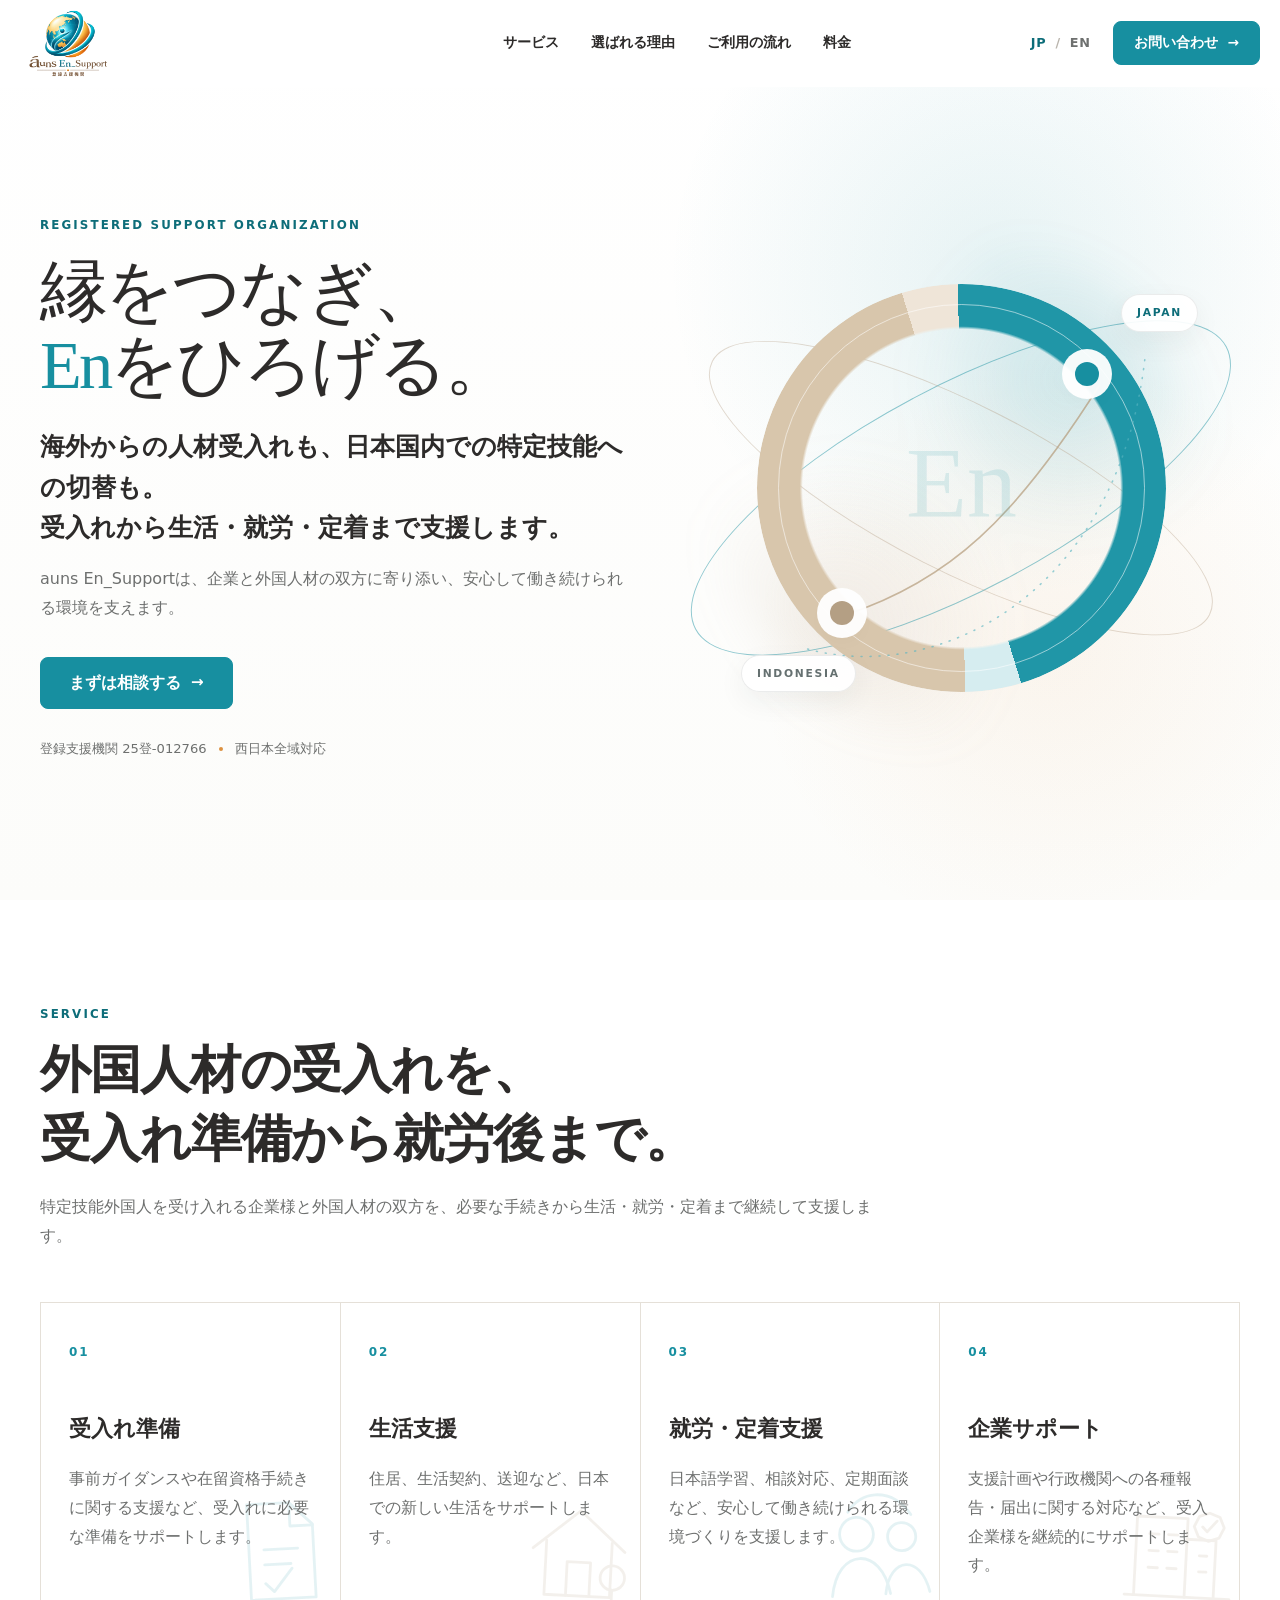
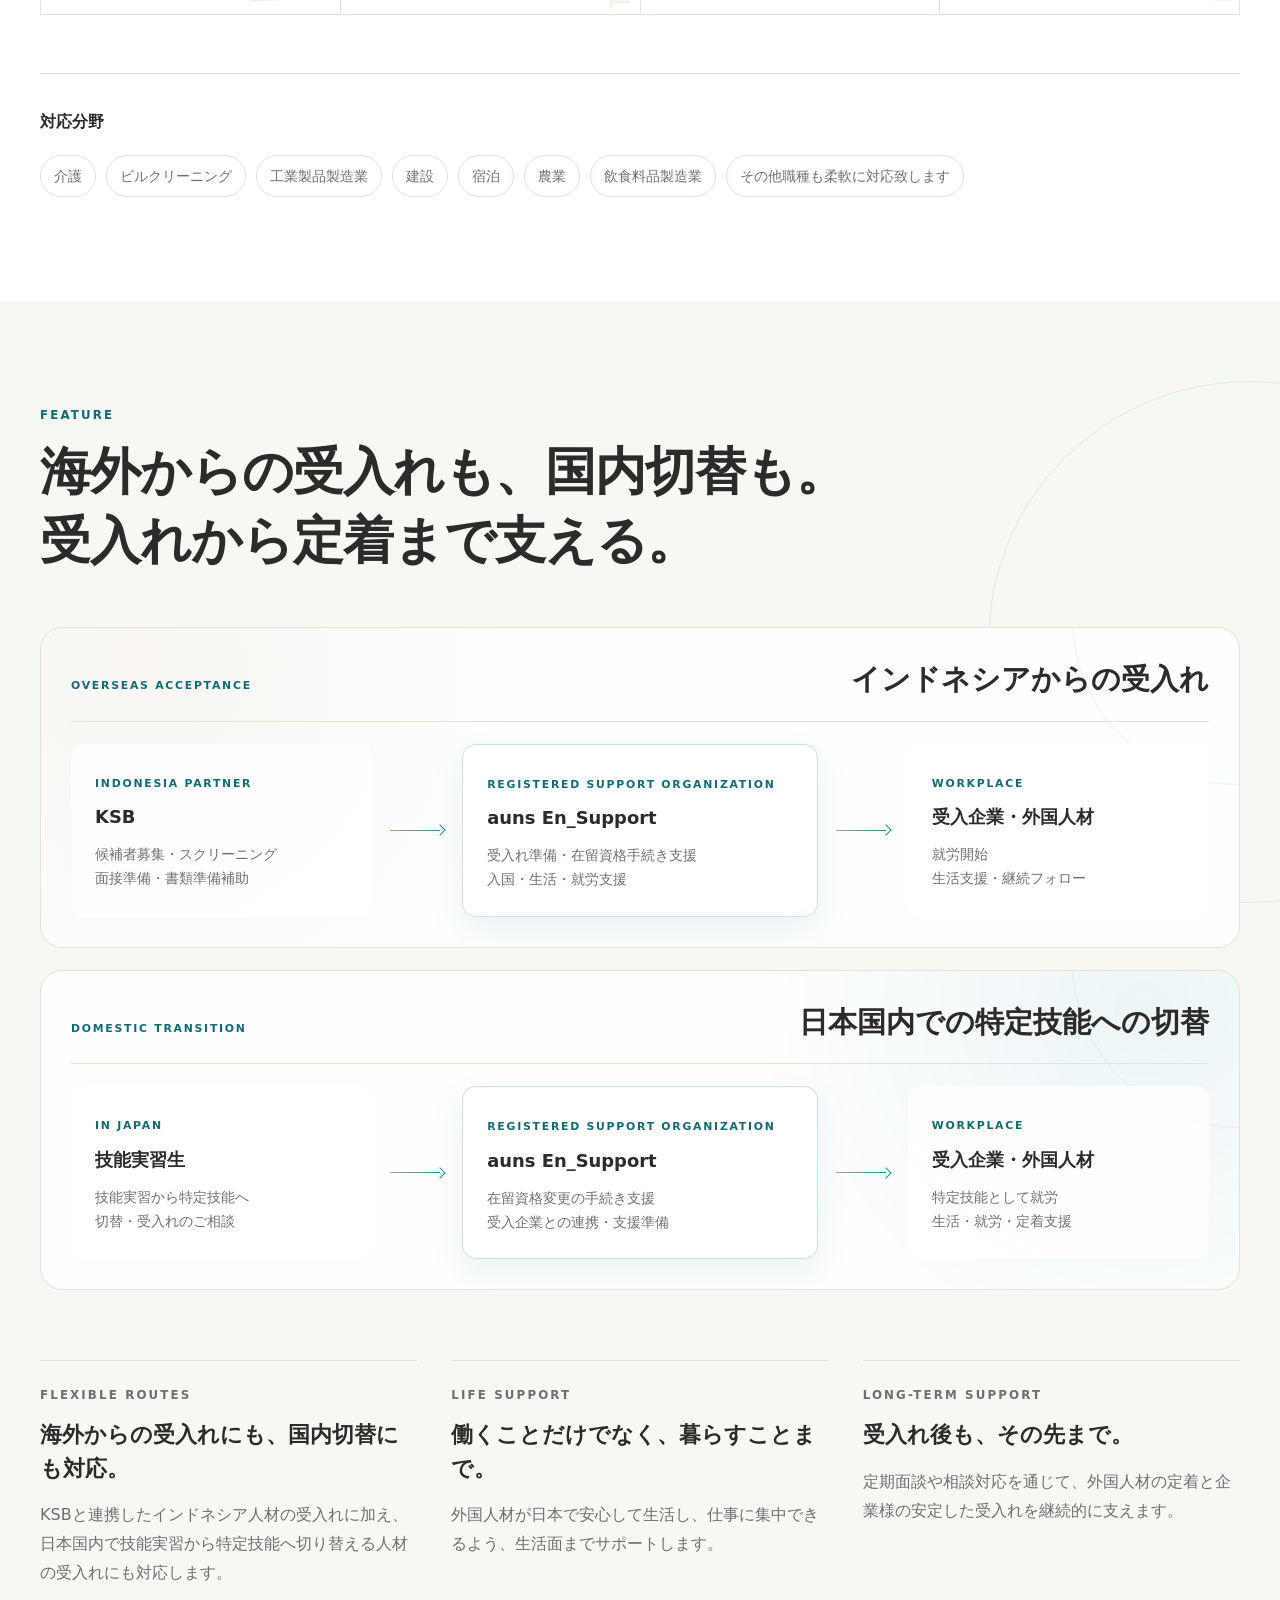
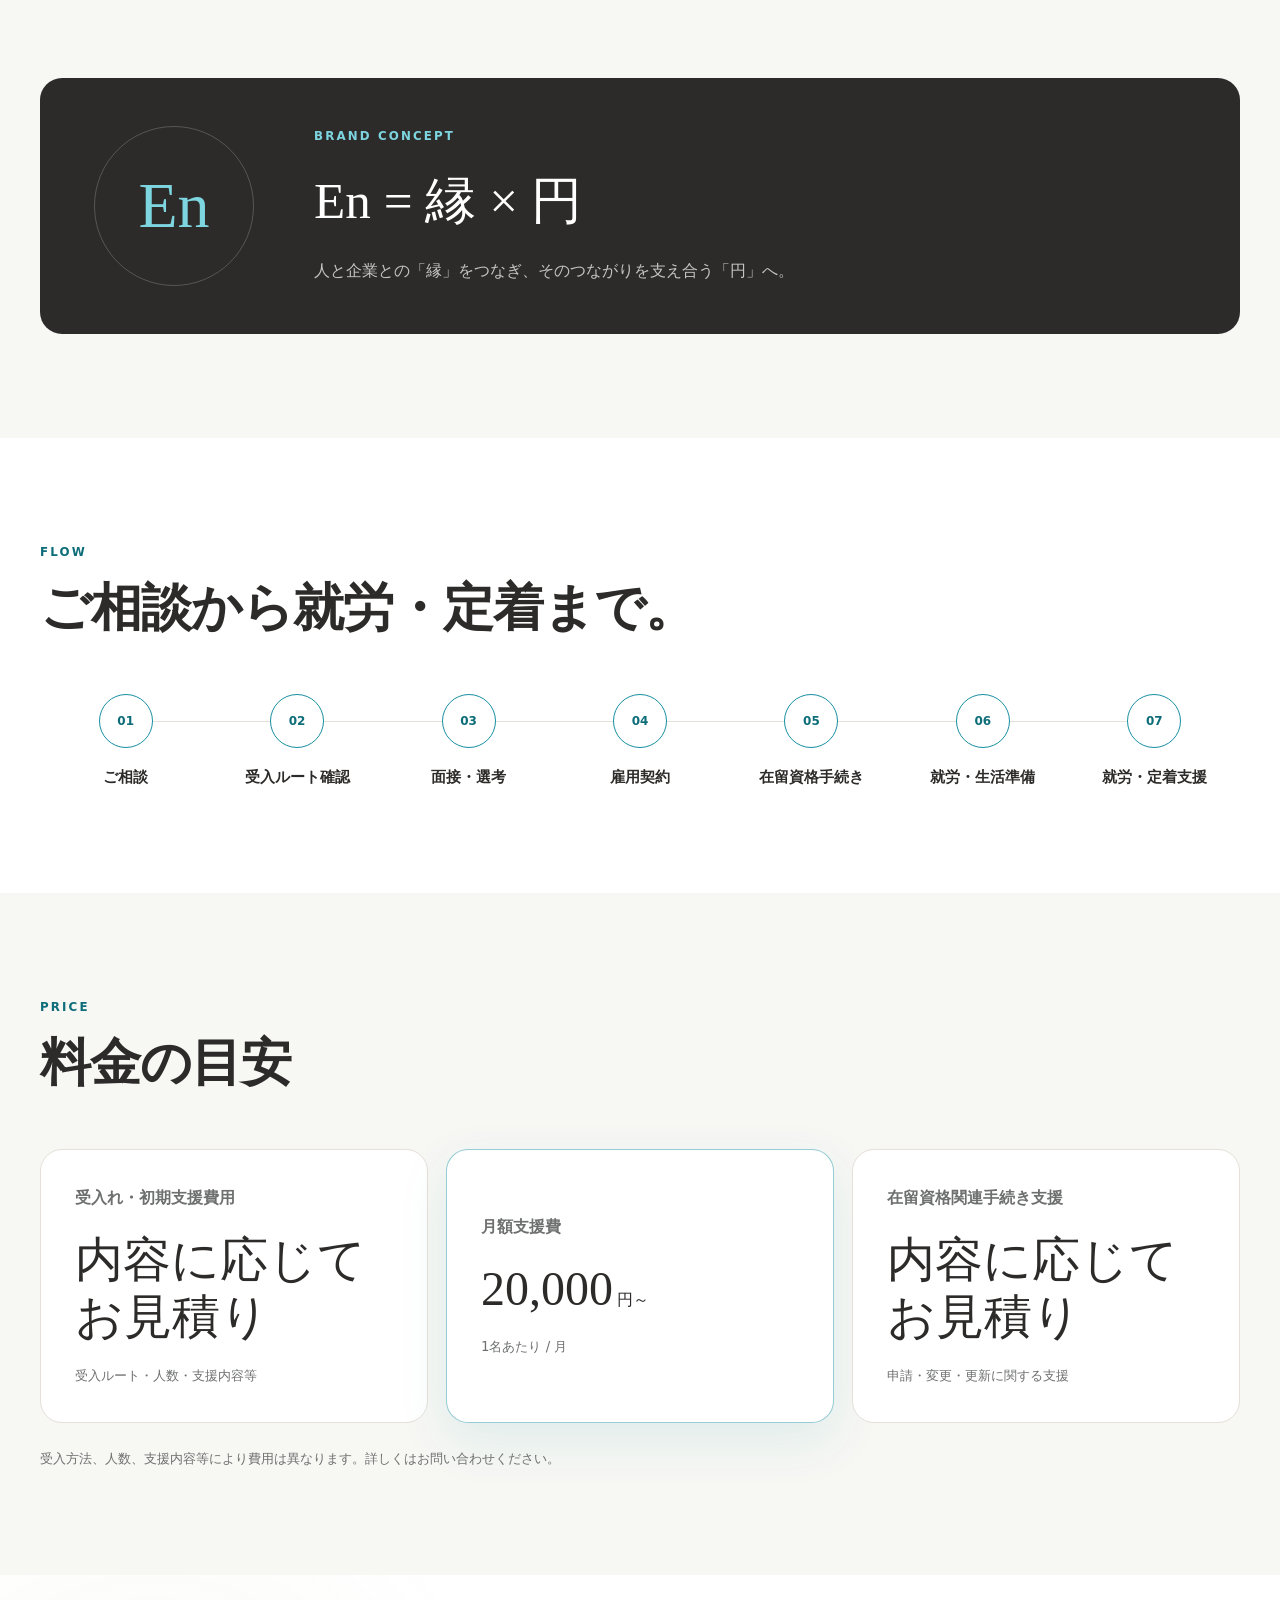
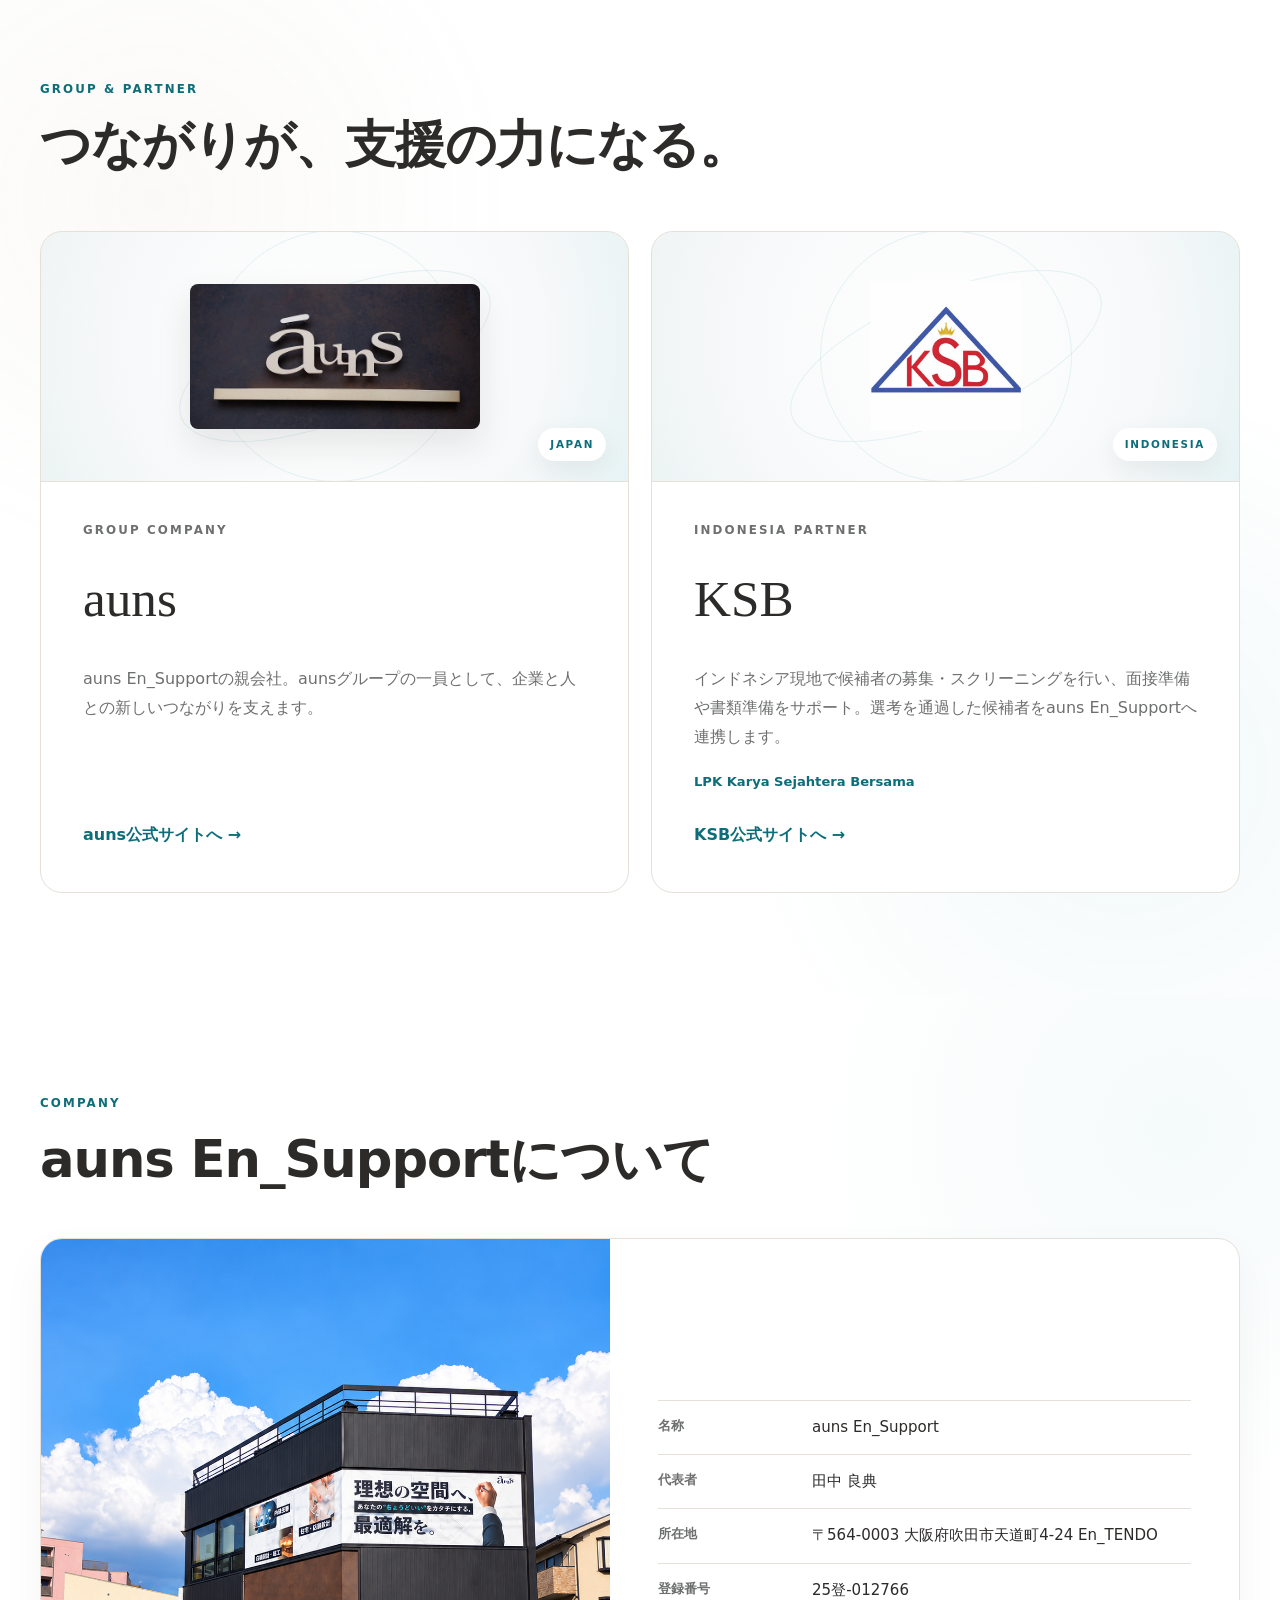
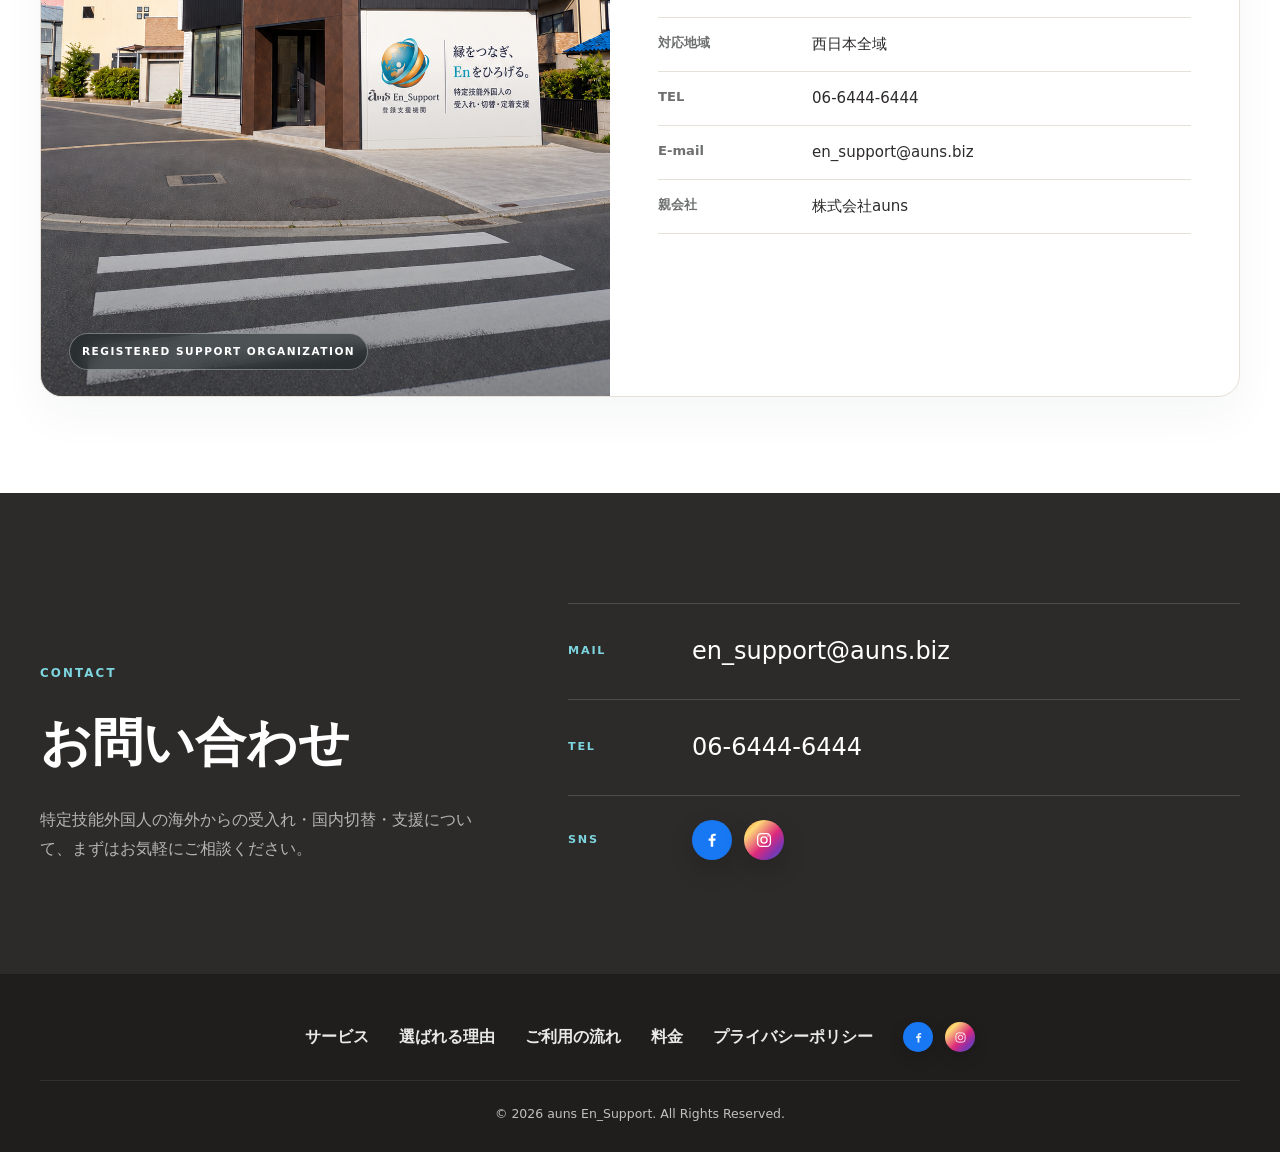
<file: index.html>
<!DOCTYPE html>
<html lang="ja">
<head>
  <meta charset="UTF-8">
  <meta name="viewport" content="width=device-width, initial-scale=1.0">

  <!-- Pre-launch search settings: change to index,follow when the final domain goes live -->
  <meta name="robots" content="noindex,nofollow">
  <meta name="theme-color" content="#178fa0">

  <title>大阪の登録支援機関 auns En_Support｜特定技能・海外人材受入れ・国内切替</title>
  <meta name="description" content="大阪・吹田の登録支援機関 auns En_Support。インドネシア人材の特定技能での受入れ、日本国内での技能実習から特定技能への切替、生活・就労・定着まで西日本全域で支援します。">

  <meta property="og:type" content="website">
  <meta property="og:site_name" content="auns En_Support">
  <meta property="og:title" content="大阪の登録支援機関 auns En_Support｜特定技能・海外人材受入れ・国内切替">
  <meta property="og:description" content="インドネシア人材の特定技能での受入れ、日本国内での技能実習から特定技能への切替、生活・就労・定着まで西日本全域で支援します。">
  <meta property="og:locale" content="ja_JP">
  <meta property="og:locale:alternate" content="en_US">
  <meta name="twitter:card" content="summary">

  <link rel="icon" href="assets/images/logo-mark.png" type="image/png">
  <link rel="stylesheet" href="assets/css/style.css">

  <script type="application/ld+json">
  {
    "@context": "https://schema.org",
    "@type": "Organization",
    "name": "auns En_Support",
    "description": "大阪・吹田を拠点に、特定技能外国人の海外からの受入れ、国内での技能実習から特定技能への切替、生活・就労・定着を支援する登録支援機関です。",
    "identifier": "25登-012766",
    "telephone": "+81-6-6444-6444",
    "email": "en_support@auns.biz",
    "address": {
      "@type": "PostalAddress",
      "postalCode": "564-0003",
      "addressRegion": "大阪府",
      "addressLocality": "吹田市",
      "streetAddress": "天道町4-24 En_TENDO",
      "addressCountry": "JP"
    },
    "areaServed": "西日本",
    "parentOrganization": {
      "@type": "Organization",
      "name": "株式会社auns",
      "url": "https://www.auns.biz/"
    },
    "contactPoint": {
      "@type": "ContactPoint",
      "contactType": "customer service",
      "telephone": "+81-6-6444-6444",
      "email": "en_support@auns.biz"
    }
  }
  </script>
</head>
<body data-page="home">
  <header class="site-header" id="top">
    <div class="header-inner">
      <a class="brand" href="#top" aria-label="auns En_Support トップへ">
        <img src="assets/images/auns-logo.png" alt="auns En_Support 登録支援機関" class="brand-logo">
      </a>

      <nav class="desktop-nav" aria-label="メインナビゲーション">
        <a href="#service" data-i18n="nav.service">サービス</a>
        <a href="#feature" data-i18n="nav.feature">選ばれる理由</a>
        <a href="#flow" data-i18n="nav.flow">ご利用の流れ</a>
        <a href="#price" data-i18n="nav.price">料金</a>
      </nav>

      <div class="header-actions">
        <button class="language-switch header-language-switch" type="button" id="languageSwitch" data-language-switch aria-label="表示言語を切り替える">
          <span class="lang-active" data-lang-label="current">JP</span>
          <span class="lang-divider">/</span>
          <span data-lang-label="next">EN</span>
        </button>
        <a class="button button-small header-contact" href="#contact" data-i18n="nav.contact">お問い合わせ</a>
        <button class="menu-button" type="button" id="menuButton" aria-label="メニューを開く" aria-expanded="false">
          <span></span><span></span><span></span>
        </button>
      </div>
    </div>

  </header>

    <div class="mobile-menu" id="mobileMenu">
      <div class="mobile-menu__inner">
        <div class="mobile-menu__language">
          <button class="language-switch mobile-language-switch" type="button" data-language-switch aria-label="表示言語を切り替える">
            <span class="lang-active" data-lang-label="current">JP</span>
            <span class="lang-divider">/</span>
            <span data-lang-label="next">EN</span>
          </button>
        </div>
        <nav aria-label="モバイルナビゲーション">
          <a href="#service" data-i18n="nav.service">サービス</a>
          <a href="#feature" data-i18n="nav.feature">選ばれる理由</a>
          <a href="#flow" data-i18n="nav.flow">ご利用の流れ</a>
          <a href="#price" data-i18n="nav.price">料金</a>
        </nav>
        <a class="button mobile-menu__contact" href="#contact" data-i18n="nav.contact">お問い合わせ</a>
      </div>
    </div>

  <main>
    <section class="hero section-shell">
      <div class="container hero-grid">
        <div class="hero-copy reveal">
          <p class="eyebrow" data-i18n="hero.eyebrow">REGISTERED SUPPORT ORGANIZATION</p>
          <h1 class="hero-title" data-i18n-html="hero.title"><span class="hero-title-line">縁をつなぎ、</span><span class="hero-title-line"><span class="hero-en">En</span>をひろげる。</span></h1>
          <p class="hero-lead" data-i18n-html="hero.lead">海外からの人材受入れも、日本国内での特定技能への切替も。<br>受入れから生活・就労・定着まで支援します。</p>
          <p class="hero-text" data-i18n="hero.text">auns En_Supportは、企業と外国人材の双方に寄り添い、安心して働き続けられる環境を支えます。</p>
          <div class="hero-actions">
            <a class="button" href="#contact" data-i18n="hero.cta">まずは相談する</a>
          </div>
          <div class="hero-meta" aria-label="登録情報">
            <span data-i18n="hero.registration">登録支援機関 25登-012766</span>
            <span class="meta-dot" aria-hidden="true"></span>
            <span data-i18n="hero.area">西日本全域対応</span>
          </div>
        </div>

        <div class="hero-visual reveal" aria-hidden="true">
          <div class="hero-network">
            <div class="hero-network__orbit hero-network__orbit--teal"></div>
            <div class="hero-network__orbit hero-network__orbit--beige"></div>
            <svg class="hero-network__bridge" viewBox="0 0 600 600" focusable="false" aria-hidden="true">
              <path class="hero-network__bridge-line" d="M 170 442 C 286 404, 360 334, 454 185"/>
              <path class="hero-network__bridge-dots" d="M 128 480 C 276 520, 477 416, 505 150"/>
            </svg>
            <div class="hero-network__ring"></div>
            <span class="hero-network__en">En</span>
            <span class="hero-network__node hero-network__node--id"></span>
            <span class="hero-network__node hero-network__node--jp"></span>
            <span class="hero-network__label hero-network__label--id">INDONESIA</span>
            <span class="hero-network__label hero-network__label--jp">JAPAN</span>
          </div>
        </div>
      </div>
    </section>

    <section class="section" id="service">
      <div class="container">
        <div class="section-heading reveal">
          <p class="section-label">SERVICE</p>
          <h2 data-i18n-html="service.title"><span class="heading-line">外国人材の受入れを、</span><span class="heading-line">受入れ準備から就労後まで。</span></h2>
          <p data-i18n="service.lead">特定技能外国人を受け入れる企業様と外国人材の双方を、必要な手続きから生活・就労・定着まで継続して支援します。</p>
        </div>

        <div class="service-grid">
          <article class="service-card reveal">
            <span class="card-number">01</span>
            <h3 data-i18n="service.card1.title">受入れ準備</h3>
            <p data-i18n="service.card1.text">事前ガイダンスや在留資格手続きに関する支援など、受入れに必要な準備をサポートします。</p>
            <div class="service-visual service-visual--document" aria-hidden="true">
              <svg viewBox="0 0 160 160" focusable="false">
                <path d="M48 29h45l24 24v78H48z"/>
                <path d="M93 29v25h24"/>
                <path d="M64 78h36M64 94h28"/>
                <path d="m64 114 9 9 20-24"/>
              </svg>
            </div>
          </article>
          <article class="service-card reveal">
            <span class="card-number">02</span>
            <h3 data-i18n="service.card2.title">生活支援</h3>
            <p data-i18n="service.card2.text">住居、生活契約、送迎など、日本での新しい生活をサポートします。</p>
            <div class="service-visual service-visual--home" aria-hidden="true">
              <svg viewBox="0 0 160 160" focusable="false">
                <path d="m31 79 49-42 49 42"/>
                <path d="M45 70v58h70V70"/>
                <path d="M68 128V92h25v36"/>
                <circle cx="117" cy="107" r="13"/>
                <path d="M117 120v18M117 132h19"/>
              </svg>
            </div>
          </article>
          <article class="service-card reveal">
            <span class="card-number">03</span>
            <h3 data-i18n="service.card3.title">就労・定着支援</h3>
            <p data-i18n="service.card3.text">日本語学習、相談対応、定期面談など、安心して働き続けられる環境づくりを支援します。</p>
            <div class="service-visual service-visual--people" aria-hidden="true">
              <svg viewBox="0 0 160 160" focusable="false">
                <circle cx="58" cy="61" r="18"/>
                <circle cx="106" cy="66" r="15"/>
                <path d="M29 126c4-26 17-39 31-39s27 13 31 39"/>
                <path d="M86 126c3-20 13-30 23-30s20 10 24 30"/>
                <path d="M50 37c7-11 19-17 30-17 16 0 29 9 37 23"/>
              </svg>
            </div>
          </article>
          <article class="service-card reveal">
            <span class="card-number">04</span>
            <h3 data-i18n="service.card4.title">企業サポート</h3>
            <p data-i18n="service.card4.text">支援計画や行政機関への各種報告・届出に関する対応など、受入企業様を継続的にサポートします。</p>
            <div class="service-visual service-visual--company" aria-hidden="true">
              <svg viewBox="0 0 160 160" focusable="false">
                <path d="M35 129V45h54v84M89 67h31v62"/>
                <path d="M49 63h10M69 63h10M49 81h10M69 81h10M49 99h10M69 99h10M103 84h8M103 101h8"/>
                <path d="M25 129h112"/>
                <path d="m112 38 11 4 5 11-5 11-11 4-11-4-5-11 5-11z"/>
                <path d="m105 53 5 5 10-12"/>
              </svg>
            </div>
          </article>
        </div>

        <div class="industry-block reveal">
          <p class="industry-title" data-i18n="service.industries">対応分野</p>
          <div class="industry-list">
            <span data-i18n="industry.care">介護</span>
            <span data-i18n="industry.cleaning">ビルクリーニング</span>
            <span data-i18n="industry.manufacturing">工業製品製造業</span>
            <span data-i18n="industry.construction">建設</span>
            <span data-i18n="industry.hotel">宿泊</span>
            <span data-i18n="industry.agriculture">農業</span>
            <span data-i18n="industry.food">飲食料品製造業</span>
            <span data-i18n="industry.other">その他職種も柔軟に対応致します</span>
          </div>
        </div>
      </div>
    </section>

    <section class="section section-feature" id="feature">
      <div class="container">
        <div class="section-heading reveal">
          <p class="section-label">FEATURE</p>
          <h2 data-i18n-html="feature.title"><span class="heading-line">海外からの受入れも、国内切替も。</span><span class="heading-line">受入れから定着まで支える。</span></h2>
        </div>

        <div class="support-routes">
          <article class="support-route support-route--overseas reveal">
            <div class="support-route__header">
              <p class="route-label">OVERSEAS ACCEPTANCE</p>
              <h3 data-i18n="route.overseas.title">インドネシアからの受入れ</h3>
            </div>
            <div class="route-steps">
              <div class="route-step">
                <span class="route-kicker">INDONESIA PARTNER</span>
                <strong>KSB</strong>
                <p data-i18n-html="route.overseas.step1">候補者募集・スクリーニング<br>面接準備・書類準備補助</p>
              </div>
              <div class="route-connector" aria-hidden="true"><span></span><i></i></div>
              <div class="route-step route-step--main">
                <span class="route-kicker">REGISTERED SUPPORT ORGANIZATION</span>
                <strong>auns En_Support</strong>
                <p data-i18n-html="route.overseas.step2">受入れ準備・在留資格手続き支援<br>入国・生活・就労支援</p>
              </div>
              <div class="route-connector" aria-hidden="true"><span></span><i></i></div>
              <div class="route-step">
                <span class="route-kicker">WORKPLACE</span>
                <strong data-i18n="route.company">受入企業・外国人材</strong>
                <p data-i18n-html="route.overseas.step3">就労開始<br>生活支援・継続フォロー</p>
              </div>
            </div>
          </article>

          <article class="support-route support-route--domestic reveal">
            <div class="support-route__header">
              <p class="route-label">DOMESTIC TRANSITION</p>
              <h3 data-i18n="route.domestic.title">日本国内での特定技能への切替</h3>
            </div>
            <div class="route-steps">
              <div class="route-step">
                <span class="route-kicker">IN JAPAN</span>
                <strong data-i18n="route.domestic.source">技能実習生</strong>
                <p data-i18n-html="route.domestic.step1">技能実習から特定技能へ<br>切替・受入れのご相談</p>
              </div>
              <div class="route-connector" aria-hidden="true"><span></span><i></i></div>
              <div class="route-step route-step--main">
                <span class="route-kicker">REGISTERED SUPPORT ORGANIZATION</span>
                <strong>auns En_Support</strong>
                <p data-i18n-html="route.domestic.step2">在留資格変更の手続き支援<br>受入企業との連携・支援準備</p>
              </div>
              <div class="route-connector" aria-hidden="true"><span></span><i></i></div>
              <div class="route-step">
                <span class="route-kicker">WORKPLACE</span>
                <strong data-i18n="route.company">受入企業・外国人材</strong>
                <p data-i18n-html="route.domestic.step3">特定技能として就労<br>生活・就労・定着支援</p>
              </div>
            </div>
          </article>
        </div>

        <div class="feature-grid">
          <article class="feature-item reveal">
            <p class="feature-en">FLEXIBLE ROUTES</p>
            <h3 data-i18n="feature.card1.title">海外からの受入れにも、国内切替にも対応。</h3>
            <p data-i18n="feature.card1.text">KSBと連携したインドネシア人材の受入れに加え、日本国内で技能実習から特定技能へ切り替える人材の受入れにも対応します。</p>
          </article>
          <article class="feature-item reveal">
            <p class="feature-en">LIFE SUPPORT</p>
            <h3 data-i18n="feature.card2.title">働くことだけでなく、暮らすことまで。</h3>
            <p data-i18n="feature.card2.text">外国人材が日本で安心して生活し、仕事に集中できるよう、生活面までサポートします。</p>
          </article>
          <article class="feature-item reveal">
            <p class="feature-en">LONG-TERM SUPPORT</p>
            <h3 data-i18n="feature.card3.title">受入れ後も、その先まで。</h3>
            <p data-i18n="feature.card3.text">定期面談や相談対応を通じて、外国人材の定着と企業様の安定した受入れを継続的に支えます。</p>
          </article>
        </div>

        <div class="en-concept reveal">
          <div class="en-concept-mark" aria-hidden="true">En</div>
          <div>
            <p class="section-label">BRAND CONCEPT</p>
            <h3>En = <span data-i18n="concept.en">縁</span> × <span data-i18n="concept.circle">円</span></h3>
            <p data-i18n="concept.text">人と企業との「縁」をつなぎ、そのつながりを支え合う「円」へ。</p>
          </div>
        </div>
      </div>
    </section>

    <section class="section" id="flow">
      <div class="container">
        <div class="section-heading reveal">
          <p class="section-label">FLOW</p>
          <h2 data-i18n="flow.title">ご相談から就労・定着まで。</h2>
        </div>

        <ol class="flow-list reveal">
          <li><span>01</span><strong data-i18n="flow.1">ご相談</strong></li>
          <li><span>02</span><strong data-i18n="flow.2">受入ルート確認</strong></li>
          <li><span>03</span><strong data-i18n="flow.3">面接・選考</strong></li>
          <li><span>04</span><strong data-i18n="flow.4">雇用契約</strong></li>
          <li><span>05</span><strong data-i18n="flow.5">在留資格手続き</strong></li>
          <li><span>06</span><strong data-i18n="flow.6">就労・生活準備</strong></li>
          <li><span>07</span><strong data-i18n="flow.7">就労・定着支援</strong></li>
        </ol>
      </div>
    </section>

    <section class="section section-price" id="price">
      <div class="container">
        <div class="section-heading reveal">
          <p class="section-label">PRICE</p>
          <h2 data-i18n="price.title">料金の目安</h2>
        </div>

        <div class="price-grid">
          <article class="price-card reveal">
            <p data-i18n="price.recruitment.label">受入れ・初期支援費用</p>
            <strong data-i18n="price.recruitment.value">内容に応じてお見積り</strong>
            <small data-i18n="price.recruitment.note">受入ルート・人数・支援内容等</small>
          </article>
          <article class="price-card price-card-main reveal">
            <p data-i18n="price.monthly.label">月額支援費</p>
            <strong>20,000<span data-i18n="price.yen">円～</span></strong>
            <small data-i18n="price.monthly.note">1名あたり / 月</small>
          </article>
          <article class="price-card reveal">
            <p data-i18n="price.residence.label">在留資格関連手続き支援</p>
            <strong data-i18n="price.residence.value">内容に応じてお見積り</strong>
            <small data-i18n="price.residence.note">申請・変更・更新に関する支援</small>
          </article>
        </div>
        <p class="price-note reveal" data-i18n="price.note">受入方法、人数、支援内容等により費用は異なります。詳しくはお問い合わせください。</p>
      </div>
    </section>

    <section class="section" id="partner">
      <div class="container">
        <div class="section-heading reveal">
          <p class="section-label">GROUP &amp; PARTNER</p>
          <h2 data-i18n="partner.title">つながりが、支援の力になる。</h2>
        </div>

        <div class="partner-grid">
          <article class="partner-card partner-card--auns reveal">
            <div class="partner-media partner-media--logo partner-media--auns-logo">
              <img class="partner-auns-logo" src="assets/images/auns-sign.jpg" alt="auns ロゴ">
              <span class="partner-country">JAPAN</span>
            </div>
            <div class="partner-content">
              <p class="partner-kicker">GROUP COMPANY</p>
              <h3>auns</h3>
              <p data-i18n="partner.auns">auns En_Supportの親会社。aunsグループの一員として、企業と人との新しいつながりを支えます。</p>
              <a class="text-link" href="https://www.auns.biz/" target="_blank" rel="noopener noreferrer" data-i18n="partner.aunsLink">auns公式サイトへ →</a>
            </div>
          </article>

          <article class="partner-card partner-card--ksb reveal">
            <div class="partner-media partner-media--logo partner-media--ksb">
              <img class="partner-ksb-logo" src="assets/images/ksb-logo.png" alt="KSB LPK Karya Sejahtera Bersama ロゴ">
              <span class="partner-country">INDONESIA</span>
            </div>
            <div class="partner-content">
              <p class="partner-kicker">INDONESIA PARTNER</p>
              <h3>KSB</h3>
              <p data-i18n="partner.ksb">インドネシア現地で候補者の募集・スクリーニングを行い、面接準備や書類準備をサポート。選考を通過した候補者をauns En_Supportへ連携します。</p>
              <span class="partner-note" data-i18n="partner.ksbNote">LPK Karya Sejahtera Bersama</span>
              <a class="text-link" href="https://ksb-lpk.com/" target="_blank" rel="noopener noreferrer" data-i18n="partner.ksbLink">KSB公式サイトへ →</a>
            </div>
          </article>
        </div>
      </div>
    </section>

    <section class="section section-company" id="company">
      <div class="container">
        <div class="section-heading reveal company-heading">
          <p class="section-label">COMPANY</p>
          <h2 data-i18n="company.title">auns En_Supportについて</h2>
        </div>

        <div class="company-panel reveal">
          <div class="company-photo">
            <img src="assets/images/auns-building-2.png" alt="auns En_Support 拠点外観">
            <span class="company-photo__label" data-i18n="company.kicker">REGISTERED SUPPORT ORGANIZATION</span>
          </div>
          <div class="company-details">
            <dl class="company-list">
              <div><dt data-i18n="company.name.label">名称</dt><dd>auns En_Support</dd></div>
              <div><dt data-i18n="company.representative.label">代表者</dt><dd data-i18n="company.representative.value">田中 良典</dd></div>
              <div><dt data-i18n="company.address.label">所在地</dt><dd data-i18n="company.address.value">〒564-0003 大阪府吹田市天道町4-24 En_TENDO</dd></div>
              <div><dt data-i18n="company.registration.label">登録番号</dt><dd>25登-012766</dd></div>
              <div><dt data-i18n="company.area.label">対応地域</dt><dd data-i18n="company.area.value">西日本全域</dd></div>
              <div><dt>TEL</dt><dd><a href="tel:0664446444">06-6444-6444</a></dd></div>
              <div><dt>E-mail</dt><dd><a href="mailto:en_support@auns.biz">en_support@auns.biz</a></dd></div>
              <div><dt data-i18n="company.parent.label">親会社</dt><dd data-i18n="company.parent.value">株式会社auns</dd></div>
            </dl>
          </div>
        </div>
      </div>
    </section>

    <section class="section section-contact" id="contact">
      <div class="container contact-grid">
        <div class="contact-copy reveal">
          <p class="section-label">CONTACT</p>
          <h2 data-i18n="contact.title">お問い合わせ</h2>
          <p data-i18n="contact.text">特定技能外国人の受入れについて、まずはお気軽にご相談ください。</p>
        </div>
        <div class="contact-actions reveal">
          <a class="contact-link" href="mailto:en_support@auns.biz">
            <span>MAIL</span>
            <strong>en_support@auns.biz</strong>
          </a>
          <a class="contact-link" href="tel:0664446444">
            <span>TEL</span>
            <strong>06-6444-6444</strong>
          </a>
          <div class="contact-social">
            <span class="contact-social__label" data-i18n="contact.social">SNS</span>
            <div class="social-links social-links--contact">
              <a class="social-link social-link--facebook" href="https://www.facebook.com/profile.php?id=61592556215160" target="_blank" rel="noopener noreferrer" aria-label="Facebook">
                <svg viewBox="0 0 24 24" aria-hidden="true" focusable="false"><path d="M13.6 21v-8h2.8l.4-3.1h-3.2V7.9c0-.9.3-1.5 1.6-1.5H17V3.6c-.3 0-1.3-.1-2.5-.1-2.5 0-4.2 1.5-4.2 4.3v2.1H7.5V13h2.8v8h3.3Z"/></svg>
              </a>
              <a class="social-link social-link--instagram" href="https://www.instagram.com/auns_ensupport/" target="_blank" rel="noopener noreferrer" aria-label="Instagram">
                <svg viewBox="0 0 24 24" aria-hidden="true" focusable="false"><rect x="3.5" y="3.5" width="17" height="17" rx="5"/><circle cx="12" cy="12" r="4.1"/><circle cx="17.4" cy="6.8" r="1" class="social-icon-dot"/></svg>
              </a>
            </div>
          </div>
        </div>
      </div>
    </section>
  </main>

  <footer class="site-footer">
    <div class="container footer-grid footer-grid--simple">
      <div class="footer-links footer-links--compact">
        <a href="#service" data-i18n="nav.service">サービス</a>
        <a href="#feature" data-i18n="nav.feature">選ばれる理由</a>
        <a href="#flow" data-i18n="nav.flow">ご利用の流れ</a>
        <a href="#price" data-i18n="nav.price">料金</a>
        <a href="privacy.html" data-i18n="footer.privacy">プライバシーポリシー</a>
        <div class="footer-socials">
          <a class="footer-social-link footer-social-link--facebook" href="https://www.facebook.com/profile.php?id=61592556215160" target="_blank" rel="noopener noreferrer" aria-label="Facebook">
            <svg viewBox="0 0 24 24" aria-hidden="true" focusable="false"><path d="M13.6 21v-8h2.8l.4-3.1h-3.2V7.9c0-.9.3-1.5 1.6-1.5H17V3.6c-.3 0-1.3-.1-2.5-.1-2.5 0-4.2 1.5-4.2 4.3v2.1H7.5V13h2.8v8h3.3Z"/></svg>
          </a>
          <a class="footer-social-link footer-social-link--instagram" href="https://www.instagram.com/auns_ensupport/" target="_blank" rel="noopener noreferrer" aria-label="Instagram">
            <svg viewBox="0 0 24 24" aria-hidden="true" focusable="false"><rect x="3.5" y="3.5" width="17" height="17" rx="5"/><circle cx="12" cy="12" r="4.1"/><circle cx="17.4" cy="6.8" r="1" class="social-icon-dot"/></svg>
          </a>
        </div>
      </div>
    </div>
    <div class="container footer-bottom">
      <small>© 2026 auns En_Support. All Rights Reserved.</small>
    </div>
  </footer>

  <script src="assets/js/main.js"></script>
</body>
</html>
</file>
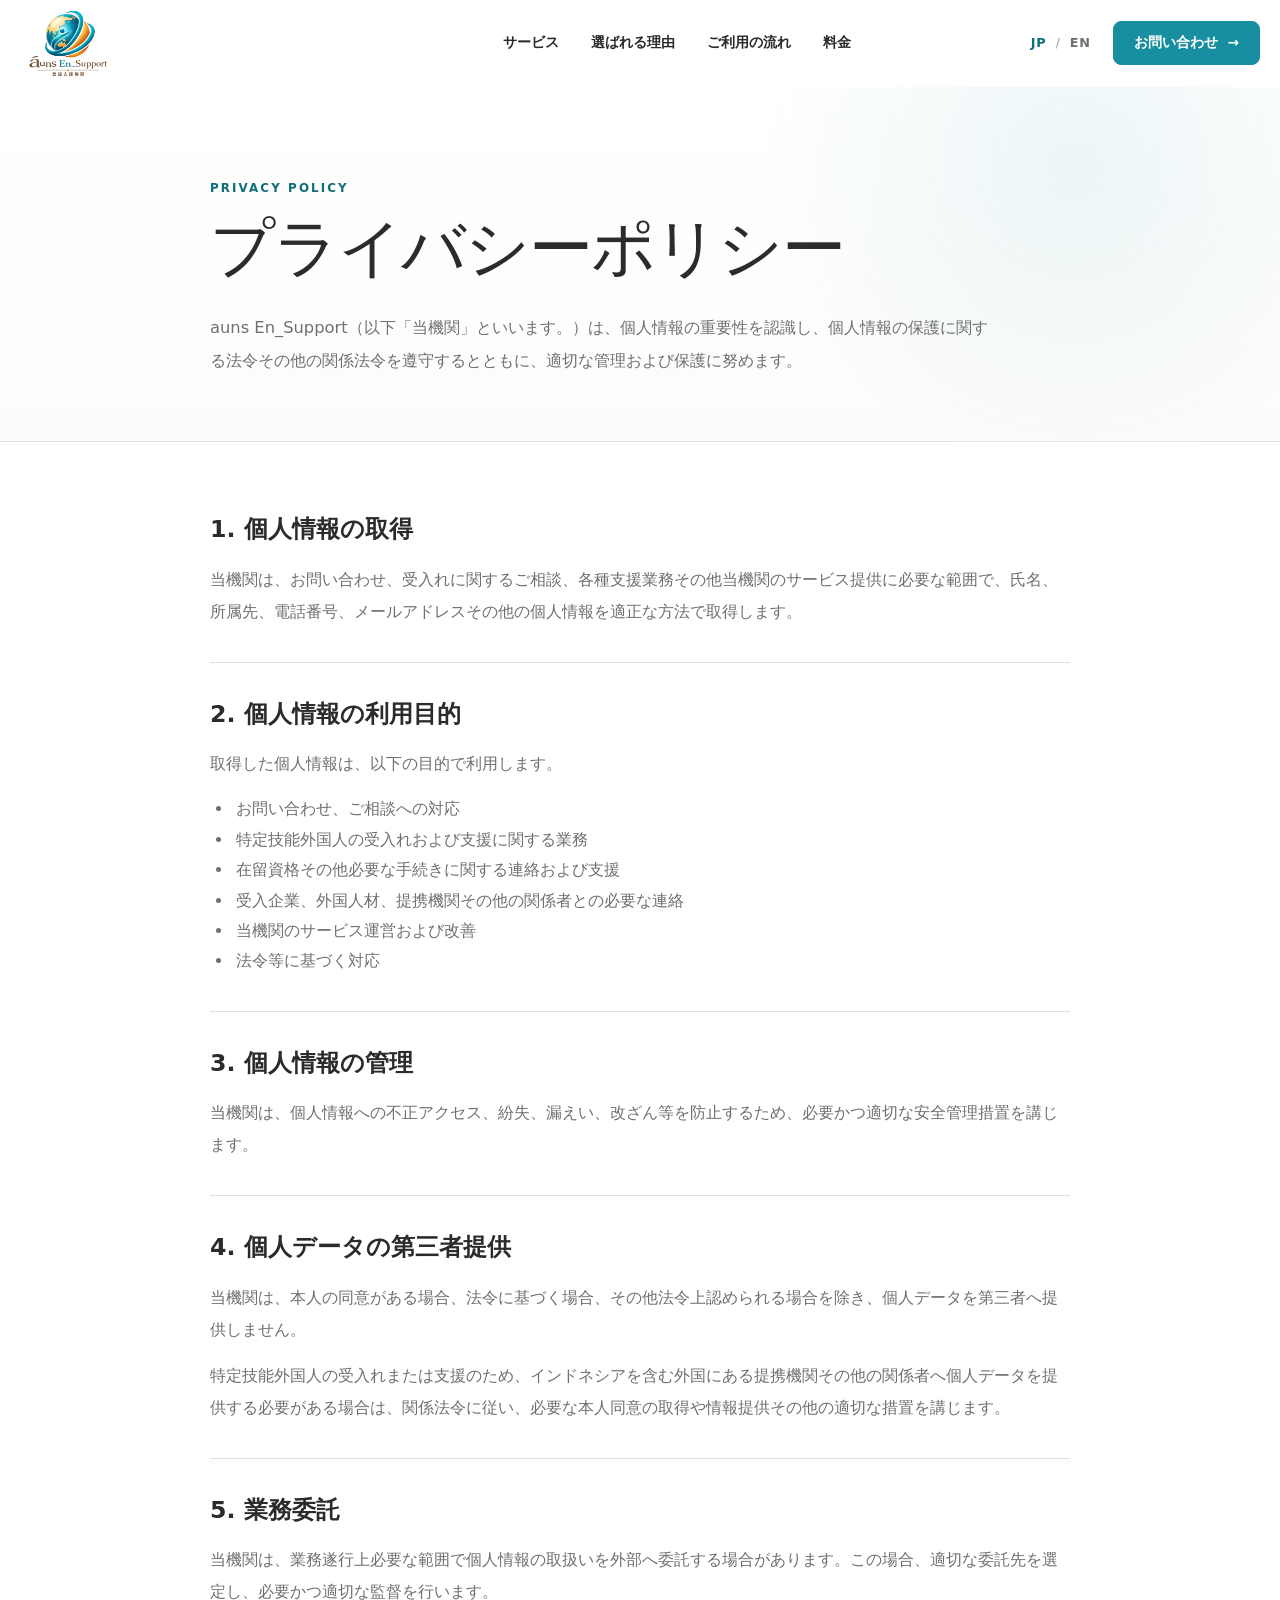
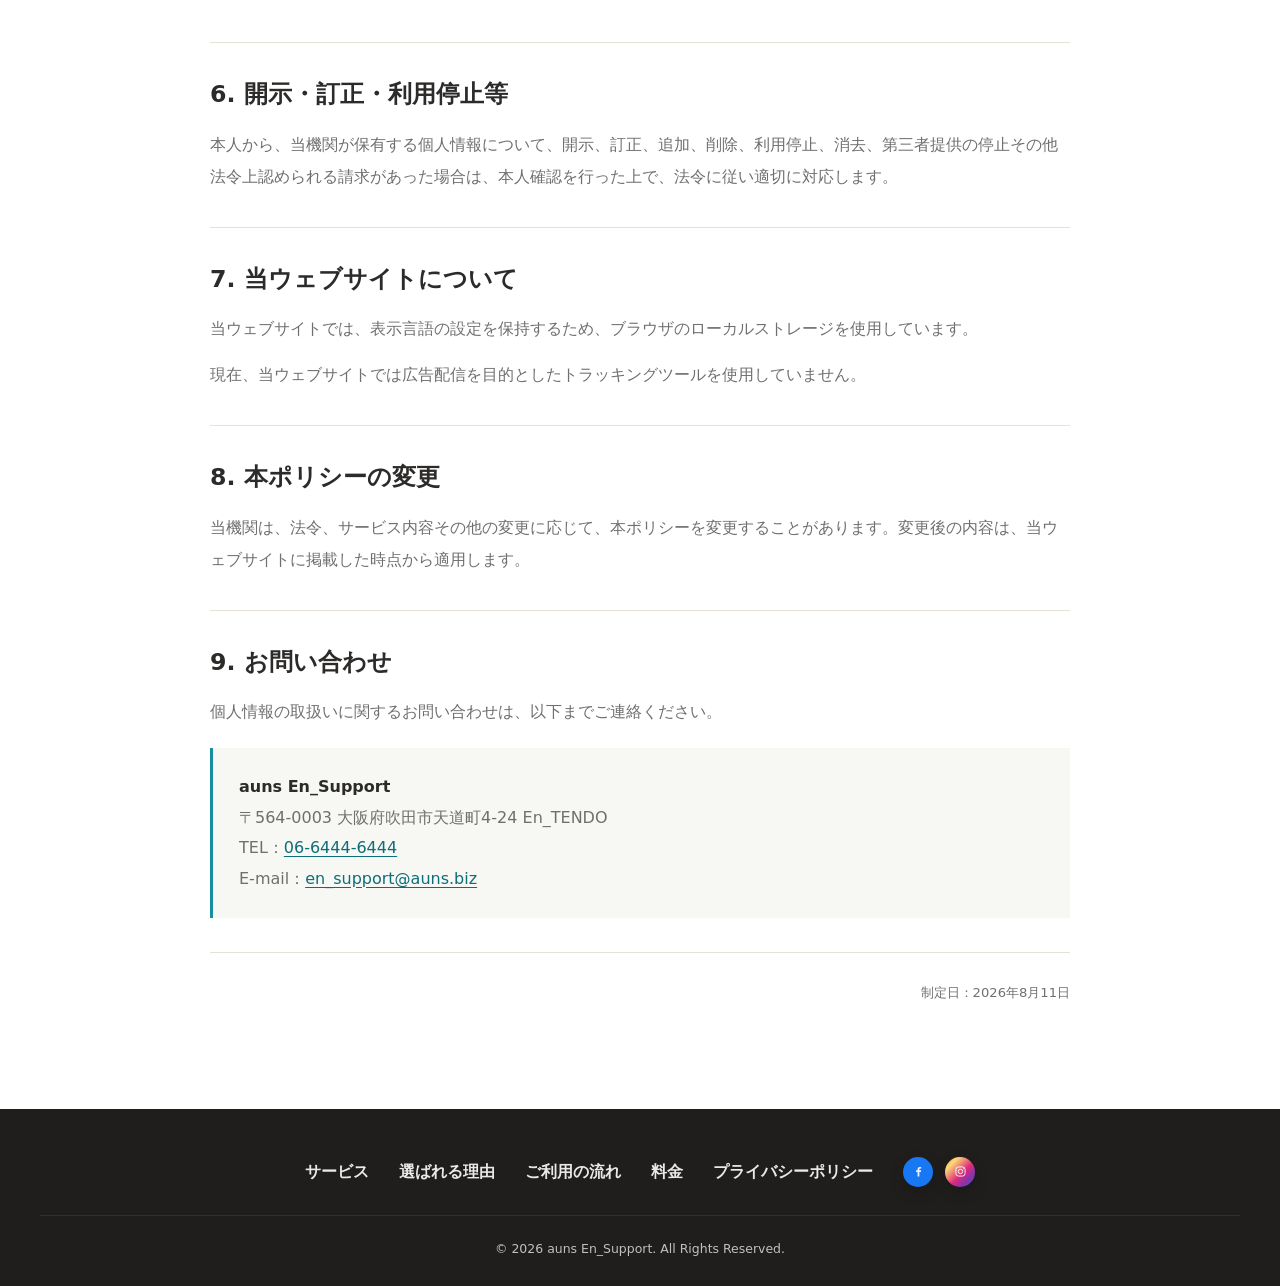
<file: privacy.html>
<!DOCTYPE html>
<html lang="ja">
<head>
  <meta charset="UTF-8">
  <meta name="viewport" content="width=device-width, initial-scale=1.0">

  <!-- Pre-launch search settings: change to index,follow when the final domain goes live -->
  <meta name="robots" content="noindex,nofollow">
  <meta name="theme-color" content="#178fa0">

  <title>プライバシーポリシー｜auns En_Support</title>
  <meta name="description" content="auns En_Supportのプライバシーポリシーです。個人情報の取得、利用目的、管理、第三者提供、開示等の取扱いについてご案内します。">

  <meta property="og:type" content="website">
  <meta property="og:site_name" content="auns En_Support">
  <meta property="og:title" content="プライバシーポリシー｜auns En_Support">
  <meta property="og:description" content="auns En_Supportの個人情報の取扱いに関する方針をご案内します。">
  <meta property="og:locale" content="ja_JP">
  <meta property="og:locale:alternate" content="en_US">
  <meta name="twitter:card" content="summary">

  <link rel="icon" href="assets/images/logo-mark.png" type="image/png">
  <link rel="stylesheet" href="assets/css/style.css">
</head>
<body data-page="privacy" class="legal-page">
  <header class="site-header" id="top">
    <div class="header-inner">
      <a class="brand" href="index.html#top" aria-label="auns En_Support トップへ">
        <img src="assets/images/auns-logo.png" alt="auns En_Support 登録支援機関" class="brand-logo">
      </a>

      <nav class="desktop-nav" aria-label="メインナビゲーション">
        <a href="index.html#service" data-i18n="nav.service">サービス</a>
        <a href="index.html#feature" data-i18n="nav.feature">選ばれる理由</a>
        <a href="index.html#flow" data-i18n="nav.flow">ご利用の流れ</a>
        <a href="index.html#price" data-i18n="nav.price">料金</a>
      </nav>

      <div class="header-actions">
        <button class="language-switch header-language-switch" type="button" id="languageSwitch" data-language-switch aria-label="表示言語を切り替える">
          <span class="lang-active" data-lang-label="current">JP</span>
          <span class="lang-divider">/</span>
          <span data-lang-label="next">EN</span>
        </button>
        <a class="button button-small header-contact" href="index.html#contact" data-i18n="nav.contact">お問い合わせ</a>
        <button class="menu-button" type="button" id="menuButton" aria-label="メニューを開く" aria-expanded="false">
          <span></span><span></span><span></span>
        </button>
      </div>
    </div>

  </header>

    <div class="mobile-menu" id="mobileMenu">
      <div class="mobile-menu__inner">
        <div class="mobile-menu__language">
          <button class="language-switch mobile-language-switch" type="button" data-language-switch aria-label="表示言語を切り替える">
            <span class="lang-active" data-lang-label="current">JP</span>
            <span class="lang-divider">/</span>
            <span data-lang-label="next">EN</span>
          </button>
        </div>
        <nav aria-label="モバイルナビゲーション">
          <a href="index.html#service" data-i18n="nav.service">サービス</a>
          <a href="index.html#feature" data-i18n="nav.feature">選ばれる理由</a>
          <a href="index.html#flow" data-i18n="nav.flow">ご利用の流れ</a>
          <a href="index.html#price" data-i18n="nav.price">料金</a>
        </nav>
        <a class="button mobile-menu__contact" href="index.html#contact" data-i18n="nav.contact">お問い合わせ</a>
      </div>
    </div>

  <main class="legal-main">
    <section class="legal-hero">
      <div class="container legal-container">
        <p class="section-label" data-i18n="privacy.eyebrow">PRIVACY POLICY</p>
        <h1 data-i18n="privacy.title">プライバシーポリシー</h1>
        <p class="legal-intro" data-i18n="privacy.intro">auns En_Support（以下「当機関」といいます。）は、個人情報の重要性を認識し、個人情報の保護に関する法令その他の関係法令を遵守するとともに、適切な管理および保護に努めます。</p>
      </div>
    </section>

    <section class="legal-content">
      <div class="container legal-container">
        <article class="legal-section">
          <h2 data-i18n="privacy.s1.title">1. 個人情報の取得</h2>
          <p data-i18n="privacy.s1.text">当機関は、お問い合わせ、受入れに関するご相談、各種支援業務その他当機関のサービス提供に必要な範囲で、氏名、所属先、電話番号、メールアドレスその他の個人情報を適正な方法で取得します。</p>
        </article>

        <article class="legal-section">
          <h2 data-i18n="privacy.s2.title">2. 個人情報の利用目的</h2>
          <p data-i18n="privacy.s2.lead">取得した個人情報は、以下の目的で利用します。</p>
          <ul>
            <li data-i18n="privacy.s2.li1">お問い合わせ、ご相談への対応</li>
            <li data-i18n="privacy.s2.li2">特定技能外国人の受入れおよび支援に関する業務</li>
            <li data-i18n="privacy.s2.li3">在留資格その他必要な手続きに関する連絡および支援</li>
            <li data-i18n="privacy.s2.li4">受入企業、外国人材、提携機関その他の関係者との必要な連絡</li>
            <li data-i18n="privacy.s2.li5">当機関のサービス運営および改善</li>
            <li data-i18n="privacy.s2.li6">法令等に基づく対応</li>
          </ul>
        </article>

        <article class="legal-section">
          <h2 data-i18n="privacy.s3.title">3. 個人情報の管理</h2>
          <p data-i18n="privacy.s3.text">当機関は、個人情報への不正アクセス、紛失、漏えい、改ざん等を防止するため、必要かつ適切な安全管理措置を講じます。</p>
        </article>

        <article class="legal-section">
          <h2 data-i18n="privacy.s4.title">4. 個人データの第三者提供</h2>
          <p data-i18n="privacy.s4.text1">当機関は、本人の同意がある場合、法令に基づく場合、その他法令上認められる場合を除き、個人データを第三者へ提供しません。</p>
          <p data-i18n="privacy.s4.text2">特定技能外国人の受入れまたは支援のため、インドネシアを含む外国にある提携機関その他の関係者へ個人データを提供する必要がある場合は、関係法令に従い、必要な本人同意の取得や情報提供その他の適切な措置を講じます。</p>
        </article>

        <article class="legal-section">
          <h2 data-i18n="privacy.s5.title">5. 業務委託</h2>
          <p data-i18n="privacy.s5.text">当機関は、業務遂行上必要な範囲で個人情報の取扱いを外部へ委託する場合があります。この場合、適切な委託先を選定し、必要かつ適切な監督を行います。</p>
        </article>

        <article class="legal-section">
          <h2 data-i18n="privacy.s6.title">6. 開示・訂正・利用停止等</h2>
          <p data-i18n="privacy.s6.text">本人から、当機関が保有する個人情報について、開示、訂正、追加、削除、利用停止、消去、第三者提供の停止その他法令上認められる請求があった場合は、本人確認を行った上で、法令に従い適切に対応します。</p>
        </article>

        <article class="legal-section">
          <h2 data-i18n="privacy.s7.title">7. 当ウェブサイトについて</h2>
          <p data-i18n="privacy.s7.text1">当ウェブサイトでは、表示言語の設定を保持するため、ブラウザのローカルストレージを使用しています。</p>
          <p data-i18n="privacy.s7.text2">現在、当ウェブサイトでは広告配信を目的としたトラッキングツールを使用していません。</p>
        </article>

        <article class="legal-section">
          <h2 data-i18n="privacy.s8.title">8. 本ポリシーの変更</h2>
          <p data-i18n="privacy.s8.text">当機関は、法令、サービス内容その他の変更に応じて、本ポリシーを変更することがあります。変更後の内容は、当ウェブサイトに掲載した時点から適用します。</p>
        </article>

        <article class="legal-section legal-contact">
          <h2 data-i18n="privacy.s9.title">9. お問い合わせ</h2>
          <p data-i18n="privacy.s9.text">個人情報の取扱いに関するお問い合わせは、以下までご連絡ください。</p>
          <address>
            <strong data-i18n="privacy.contact.name">auns En_Support</strong><br>
            <span data-i18n="privacy.contact.address">〒564-0003 大阪府吹田市天道町4-24 En_TENDO</span><br>
            TEL：<a href="tel:0664446444">06-6444-6444</a><br>
            E-mail：<a href="mailto:en_support@auns.biz">en_support@auns.biz</a>
          </address>
        </article>

        <p class="legal-effective" data-i18n="privacy.effective">制定日：2026年8月11日</p>
      </div>
    </section>
  </main>

  <footer class="site-footer">
    <div class="container footer-grid footer-grid--simple">
      <div class="footer-links footer-links--compact">
        <a href="index.html#service" data-i18n="nav.service">サービス</a>
        <a href="index.html#feature" data-i18n="nav.feature">選ばれる理由</a>
        <a href="index.html#flow" data-i18n="nav.flow">ご利用の流れ</a>
        <a href="index.html#price" data-i18n="nav.price">料金</a>
        <a href="privacy.html" data-i18n="footer.privacy">プライバシーポリシー</a>
        <div class="footer-socials">
          <a class="footer-social-link footer-social-link--facebook" href="https://www.facebook.com/profile.php?id=61592556215160" target="_blank" rel="noopener noreferrer" aria-label="Facebook">
            <svg viewBox="0 0 24 24" aria-hidden="true" focusable="false"><path d="M13.6 21v-8h2.8l.4-3.1h-3.2V7.9c0-.9.3-1.5 1.6-1.5H17V3.6c-.3 0-1.3-.1-2.5-.1-2.5 0-4.2 1.5-4.2 4.3v2.1H7.5V13h2.8v8h3.3Z"/></svg>
          </a>
          <a class="footer-social-link footer-social-link--instagram" href="https://www.instagram.com/auns_ensupport/" target="_blank" rel="noopener noreferrer" aria-label="Instagram">
            <svg viewBox="0 0 24 24" aria-hidden="true" focusable="false"><rect x="3.5" y="3.5" width="17" height="17" rx="5"/><circle cx="12" cy="12" r="4.1"/><circle cx="17.4" cy="6.8" r="1" class="social-icon-dot"/></svg>
          </a>
        </div>
      </div>
    </div>
    <div class="container footer-bottom">
      <small>© 2026 auns En_Support. All Rights Reserved.</small>
    </div>
  </footer>

  <script src="assets/js/main.js"></script>
</body>
</html>
</file>
<file: assets/css/style.css>
:root {
  --teal: #178fa0;
  --teal-dark: #0d6d79;
  --gold: #dc9140;
  --beige: #b49f84;
  --beige-soft: #f2ebe1;
  --ink: #2d2b2a;
  --muted: #6e706f;
  --surface: #f7f7f4;
  --line: #e5e0d8;
  --white: #ffffff;
  --shadow: 0 24px 60px rgba(38, 47, 48, 0.08);
  --radius: 22px;
  --container: 1200px;
  --header-height: 86px;
}

* {
  box-sizing: border-box;
}

html {
  scroll-behavior: smooth;
  scroll-padding-top: calc(var(--header-height) + 24px);
}

body {
  margin: 0;
  color: var(--ink);
  background: var(--white);
  font-family: "Noto Sans JP", "Yu Gothic", "Hiragino Kaku Gothic ProN", system-ui, -apple-system, BlinkMacSystemFont, sans-serif;
  font-size: 16px;
  line-height: 1.8;
  -webkit-font-smoothing: antialiased;
}

body.menu-open {
  overflow: hidden;
}

a {
  color: inherit;
  text-decoration: none;
}

button,
a {
  -webkit-tap-highlight-color: transparent;
}

button {
  font: inherit;
}

img {
  display: block;
  max-width: 100%;
}

.container {
  width: min(calc(100% - 48px), var(--container));
  margin-inline: auto;
}

.section,
.section-shell {
  position: relative;
}

.section {
  padding: 104px 0;
}

.section-heading {
  max-width: 860px;
  margin-bottom: 52px;
}

.section-heading h2 {
  margin: 10px 0 18px;
  font-size: clamp(2rem, 4vw, 3.3rem);
  line-height: 1.35;
  letter-spacing: -0.02em;
}

.heading-line {
  display: block;
  white-space: nowrap;
}

.section-heading > p:last-child {
  margin: 0;
  color: var(--muted);
  font-size: 1.02rem;
}

.section-label,
.eyebrow,
.partner-kicker,
.network-kicker,
.feature-en {
  margin: 0;
  color: var(--teal-dark);
  font-size: 0.74rem;
  font-weight: 700;
  letter-spacing: 0.18em;
}

.button {
  display: inline-flex;
  align-items: center;
  justify-content: center;
  min-height: 52px;
  padding: 0 28px;
  border: 1px solid var(--teal);
  border-radius: 8px;
  background: var(--teal);
  color: var(--white);
  font-weight: 700;
  transition: transform 0.25s ease, background 0.25s ease, border-color 0.25s ease;
}

.button:hover {
  transform: translateY(-2px);
  background: var(--teal-dark);
  border-color: var(--teal-dark);
}

.button-small {
  min-height: 44px;
  padding-inline: 20px;
  font-size: 0.9rem;
}

.text-link {
  display: inline-flex;
  margin-top: 20px;
  color: var(--teal-dark);
  font-weight: 700;
}

.site-header {
  position: fixed;
  inset: 0 0 auto;
  z-index: 1000;
  min-height: var(--header-height);
  background: rgba(255, 255, 255, 0.92);
  backdrop-filter: blur(14px);
  border-bottom: 1px solid transparent;
  transition: border-color 0.25s ease, box-shadow 0.25s ease;
}

.site-header.scrolled {
  border-color: var(--line);
  box-shadow: 0 8px 30px rgba(20, 35, 36, 0.05);
}

.header-inner {
  width: min(calc(100% - 40px), 1360px);
  min-height: var(--header-height);
  margin-inline: auto;
  display: grid;
  grid-template-columns: 210px 1fr auto;
  align-items: center;
  gap: 28px;
}

.brand {
  display: flex;
  align-items: center;
  min-width: 0;
}

.brand-image {
  width: auto;
  height: 74px;
  object-fit: contain;
}

.desktop-nav {
  display: flex;
  justify-content: center;
  gap: clamp(18px, 2.5vw, 40px);
}

.desktop-nav a {
  position: relative;
  font-size: 0.9rem;
  font-weight: 600;
}

.desktop-nav a::after {
  content: "";
  position: absolute;
  left: 0;
  bottom: -8px;
  width: 0;
  height: 1px;
  background: var(--teal);
  transition: width 0.25s ease;
}

.desktop-nav a:hover::after {
  width: 100%;
}

.header-actions {
  display: flex;
  align-items: center;
  gap: 16px;
}

.header-contact {
  white-space: nowrap;
}

.mobile-language-switch,
.mobile-menu__contact {
  display: none;
}

.language-switch {
  border: 0;
  background: transparent;
  color: var(--muted);
  cursor: pointer;
  font-size: 0.8rem;
  font-weight: 700;
  letter-spacing: 0.05em;
}

.language-switch .lang-active {
  color: var(--teal-dark);
}

.lang-divider {
  margin-inline: 4px;
  color: #bab5ad;
}

.menu-button {
  display: none;
  width: 44px;
  height: 44px;
  padding: 10px;
  border: 0;
  background: transparent;
  cursor: pointer;
}

.menu-button span {
  display: block;
  width: 100%;
  height: 1px;
  margin: 6px 0;
  background: var(--ink);
  transition: transform 0.25s ease, opacity 0.25s ease;
}

.mobile-menu {
  display: none;
}

.hero {
  min-height: 100svh;
  padding: calc(var(--header-height) + 70px) 0 80px;
  overflow: hidden;
  background:
    radial-gradient(circle at 78% 30%, rgba(23, 143, 160, 0.10), transparent 28%),
    radial-gradient(circle at 82% 72%, rgba(220, 145, 64, 0.08), transparent 24%),
    linear-gradient(180deg, #fff 0%, #fcfcfa 100%);
}

.hero-grid {
  min-height: calc(100svh - var(--header-height) - 150px);
  display: grid;
  grid-template-columns: 1.12fr 0.88fr;
  align-items: center;
  gap: 40px;
}

.hero-copy {
  position: relative;
  z-index: 2;
  max-width: 760px;
}

.hero-title {
  margin: 18px 0 24px;
  font-family: "Yu Mincho", "Hiragino Mincho ProN", Georgia, serif;
  font-size: clamp(3rem, 5.35vw, 5.9rem);
  font-weight: 500;
  line-height: 1.08;
  letter-spacing: -0.045em;
}

.hero-title-line {
  display: block;
  white-space: nowrap;
}

.hero-en {
  color: var(--teal);
}


.hero-title.is-animated .hero-char {
  display: inline-block;
  opacity: 0;
  transform: translateY(0.4em);
  animation: heroCharRise 0.95s cubic-bezier(0.22, 1, 0.36, 1) forwards;
  animation-delay: calc(var(--char-index, 0) * 0.10s);
  will-change: transform, opacity;
}

.hero-title.is-animated .hero-char--space {
  display: inline;
  animation: none;
  opacity: 1;
  transform: none;
}

.hero-title.is-animated .hero-char--accent {
  animation-duration: 1.08s;
}

@keyframes heroCharRise {
  0% {
    opacity: 0;
    transform: translateY(0.4em);
  }
  100% {
    opacity: 1;
    transform: translateY(0);
  }
}

.hero-lead {
  margin: 0 0 16px;
  font-size: clamp(1.18rem, 2vw, 1.55rem);
  font-weight: 700;
  line-height: 1.65;
}

.hero-text {
  max-width: 590px;
  margin: 0;
  color: var(--muted);
}

.hero-actions {
  margin-top: 34px;
}

.hero-meta {
  display: flex;
  flex-wrap: wrap;
  align-items: center;
  gap: 12px;
  margin-top: 28px;
  color: var(--muted);
  font-size: 0.82rem;
}

.meta-dot {
  width: 4px;
  height: 4px;
  border-radius: 50%;
  background: var(--gold);
}

.hero-visual {
  position: relative;
  min-height: 590px;
  display: grid;
  place-items: center;
}

.connection-core {
  position: relative;
  width: min(78vw, 470px);
  aspect-ratio: 1;
  border-radius: 50%;
  background:
    radial-gradient(circle at 50% 50%, rgba(255,255,255,0.95) 0 45%, transparent 46%),
    conic-gradient(from 220deg, var(--beige) 0 33%, rgba(180,159,132,0.08) 34% 48%, var(--teal) 49% 81%, rgba(23,143,160,0.10) 82% 100%);
  box-shadow: var(--shadow);
}

.connection-core::after {
  content: "";
  position: absolute;
  inset: 13%;
  border-radius: 50%;
  border: 1px solid rgba(23, 143, 160, 0.12);
}

.connection-node {
  position: absolute;
  z-index: 3;
  width: 18px;
  height: 18px;
  border-radius: 50%;
  box-shadow: 0 0 0 12px rgba(255,255,255,0.9);
}

.node-a {
  left: 20%;
  top: 35%;
  background: var(--beige);
}

.node-b {
  right: 20%;
  bottom: 34%;
  background: var(--teal);
}

.connection-line {
  position: absolute;
  z-index: 2;
  left: 28%;
  top: 48%;
  width: 44%;
  height: 2px;
  background: linear-gradient(90deg, var(--beige), var(--teal));
  transform: rotate(13deg);
  transform-origin: center;
}

.visual-en {
  position: absolute;
  inset: 0;
  display: grid;
  place-items: center;
  font-family: Georgia, serif;
  font-size: 5.2rem;
  color: rgba(23, 143, 160, 0.15);
}

.visual-label {
  position: absolute;
  z-index: 4;
  padding: 6px 10px;
  border-radius: 999px;
  background: rgba(255,255,255,0.88);
  color: var(--muted);
  font-size: 0.66rem;
  font-weight: 700;
  letter-spacing: 0.12em;
}

.label-id {
  left: 6%;
  bottom: 18%;
}

.label-jp {
  right: 8%;
  top: 18%;
}

.orbit {
  position: absolute;
  width: 520px;
  height: 220px;
  border-radius: 50%;
  border: 1px solid rgba(23, 143, 160, 0.18);
  transform: rotate(-24deg);
}

.orbit-two {
  width: 450px;
  height: 190px;
  border-color: rgba(220, 145, 64, 0.18);
  transform: rotate(28deg);
}

.service-grid {
  display: grid;
  grid-template-columns: repeat(4, 1fr);
  border-top: 1px solid var(--line);
  border-left: 1px solid var(--line);
}

.service-card {
  min-height: 300px;
  padding: 34px 28px;
  border-right: 1px solid var(--line);
  border-bottom: 1px solid var(--line);
  background: var(--white);
}

.card-number {
  color: var(--teal);
  font-size: 0.75rem;
  font-weight: 700;
  letter-spacing: 0.15em;
}

.service-card h3 {
  margin: 44px 0 16px;
  font-size: 1.35rem;
}

.service-card p,
.feature-item p,
.partner-card p {
  margin: 0;
  color: var(--muted);
}

.industry-block {
  margin-top: 58px;
  padding-top: 34px;
  border-top: 1px solid var(--line);
}

.industry-title {
  margin: 0 0 18px;
  font-weight: 700;
}

.industry-list {
  display: flex;
  flex-wrap: wrap;
  gap: 10px;
}

.industry-list span {
  padding: 8px 13px;
  border: 1px solid var(--line);
  border-radius: 999px;
  color: var(--muted);
  font-size: 0.85rem;
}

.section-feature {
  overflow: hidden;
  background: var(--surface);
}

.section-feature::before {
  content: "";
  position: absolute;
  width: 520px;
  height: 520px;
  right: -230px;
  top: 80px;
  border: 1px solid rgba(23,143,160,0.13);
  border-radius: 50%;
}

.network-panel {
  position: relative;
  overflow: hidden;
  display: grid;
  grid-template-columns: 1fr 110px 1.15fr 110px 1fr;
  align-items: stretch;
  gap: 10px;
  padding: 34px;
  border: 1px solid var(--line);
  border-radius: var(--radius);
  background:
    radial-gradient(circle at 50% 50%, rgba(23,143,160,0.06), transparent 44%),
    rgba(255,255,255,0.88);
}

.network-panel::before {
  content: "";
  position: absolute;
  left: 8%;
  right: 8%;
  top: 50%;
  height: 58%;
  border: 1px solid rgba(23, 143, 160, 0.12);
  border-radius: 50%;
  transform: translateY(-50%) rotate(-2deg);
  pointer-events: none;
}

.network-node {
  position: relative;
  z-index: 1;
  padding: 28px;
  border-radius: 16px;
  background: rgba(255,255,255,0.96);
}

.network-node-main {
  border: 1px solid rgba(23, 143, 160, 0.22);
  box-shadow: 0 16px 36px rgba(23, 143, 160, 0.10);
}

.network-node strong {
  display: block;
  margin: 8px 0 14px;
  font-size: 1.25rem;
}

.network-node p {
  margin: 0;
  color: var(--muted);
  font-size: 0.9rem;
}

.network-connector {
  display: flex;
  align-items: center;
  justify-content: center;
}

.network-connector span {
  width: 70px;
  height: 1px;
  background: linear-gradient(90deg, var(--beige), var(--teal));
}

.network-connector i {
  width: 8px;
  height: 8px;
  margin-left: -4px;
  border-top: 1px solid var(--teal);
  border-right: 1px solid var(--teal);
  transform: rotate(45deg);
}

.feature-grid {
  display: grid;
  grid-template-columns: repeat(3, 1fr);
  gap: 34px;
  margin-top: 70px;
}

.feature-item {
  padding-top: 24px;
  border-top: 1px solid var(--line);
}

.feature-item h3 {
  margin: 12px 0 16px;
  font-size: 1.35rem;
  line-height: 1.55;
}

.en-concept {
  position: relative;
  overflow: hidden;
  margin-top: 90px;
  padding: 48px 54px;
  display: grid;
  grid-template-columns: 180px 1fr;
  align-items: center;
  gap: 40px;
  border-radius: var(--radius);
  background: var(--ink);
  color: var(--white);
}

.en-concept h3 {
  margin: 8px 0 10px;
  font-family: Georgia, serif;
  font-size: clamp(2.1rem, 4vw, 3.8rem);
  font-weight: 400;
}

.en-concept p:last-child {
  margin: 0;
  color: rgba(255,255,255,0.72);
}

.en-concept .section-label {
  color: #7dd5df;
}

.en-concept-mark {
  width: 160px;
  height: 160px;
  display: grid;
  place-items: center;
  border: 1px solid rgba(255,255,255,0.2);
  border-radius: 50%;
  font-family: Georgia, serif;
  font-size: 4rem;
  color: #7dd5df;
}

.flow-list {
  position: relative;
  display: grid;
  grid-template-columns: repeat(7, 1fr);
  gap: 0;
  margin: 0;
  padding: 0;
  list-style: none;
}

.flow-list::before {
  content: "";
  position: absolute;
  left: 5%;
  right: 5%;
  top: 27px;
  height: 1px;
  background: var(--line);
}

.flow-list li {
  position: relative;
  z-index: 1;
  min-width: 0;
  text-align: center;
}

.flow-list span {
  width: 54px;
  height: 54px;
  margin: 0 auto 18px;
  display: grid;
  place-items: center;
  border-radius: 50%;
  background: var(--white);
  border: 1px solid var(--teal);
  color: var(--teal-dark);
  font-size: 0.75rem;
  font-weight: 700;
}

.flow-list strong {
  display: block;
  padding-inline: 8px;
  font-size: 0.92rem;
  line-height: 1.5;
}

.section-price {
  background: var(--surface);
}

.price-grid {
  display: grid;
  grid-template-columns: repeat(3, 1fr);
  gap: 18px;
}

.price-card {
  min-height: 250px;
  padding: 34px;
  display: flex;
  flex-direction: column;
  justify-content: center;
  border: 1px solid var(--line);
  border-radius: var(--radius);
  background: var(--white);
}

.price-card-main {
  border-color: rgba(23, 143, 160, 0.45);
  box-shadow: 0 18px 50px rgba(23, 143, 160, 0.10);
}

.price-card p {
  margin: 0 0 18px;
  color: var(--muted);
  font-weight: 700;
}

.price-card strong {
  display: block;
  font-family: Georgia, "Yu Mincho", serif;
  font-size: clamp(2rem, 4vw, 3rem);
  font-weight: 400;
  line-height: 1.2;
}

.price-card strong span {
  margin-left: 4px;
  font-family: inherit;
  font-size: 1rem;
}

.price-card small {
  margin-top: 18px;
  color: var(--muted);
}

.price-note {
  margin: 24px 0 0;
  color: var(--muted);
  font-size: 0.82rem;
}

.partner-grid {
  display: grid;
  grid-template-columns: 1fr 1fr;
  gap: 22px;
}

.partner-card {
  min-height: 330px;
  padding: 46px;
  border: 1px solid var(--line);
  border-radius: var(--radius);
  background: var(--white);
}

.partner-card h3 {
  margin: 14px 0 24px;
  font-family: Georgia, "Yu Mincho", serif;
  font-size: clamp(2.2rem, 4vw, 3.8rem);
  font-weight: 400;
}

.partner-note {
  display: inline-block;
  margin-top: 22px;
  color: var(--teal-dark);
  font-size: 0.82rem;
  font-weight: 700;
}

.section-contact {
  padding: 110px 0;
  background: var(--ink);
  color: var(--white);
}

.contact-grid {
  display: grid;
  grid-template-columns: 0.8fr 1.2fr;
  align-items: end;
  gap: 80px;
}

.contact-copy .section-label {
  color: #7dd5df;
}

.contact-copy h2 {
  margin: 12px 0 18px;
  font-size: clamp(2rem, 4vw, 3.4rem);
}

.contact-copy p:last-child {
  margin: 0;
  color: rgba(255,255,255,0.65);
}

.contact-actions {
  border-top: 1px solid rgba(255,255,255,0.16);
}

.contact-link {
  display: grid;
  grid-template-columns: 100px 1fr;
  align-items: center;
  gap: 24px;
  padding: 26px 0;
  border-bottom: 1px solid rgba(255,255,255,0.16);
}

.contact-link span {
  color: #7dd5df;
  font-size: 0.7rem;
  font-weight: 700;
  letter-spacing: 0.16em;
}

.contact-link strong {
  font-size: clamp(1rem, 2.4vw, 1.5rem);
  font-weight: 500;
}

.site-footer {
  padding: 48px 0 24px;
  background: #1f1e1d;
  color: rgba(255,255,255,0.72);
}

.footer-grid {
  display: grid;
  grid-template-columns: 1fr;
  gap: 24px;
}

.footer-grid--simple {
  justify-items: center;
}

.footer-links {
  display: flex;
  flex-wrap: wrap;
  align-items: center;
  justify-content: center;
  gap: 18px 30px;
  font-size: 1rem;
  line-height: 1.5;
}

.footer-links--compact {
  width: 100%;
  min-width: 0;
}

.footer-links a {
  color: rgba(255,255,255,0.9);
  font-weight: 600;
}

.footer-links a:hover,
.footer-links a:focus-visible {
  color: var(--white);
}

.footer-bottom {
  margin-top: 28px;
  padding-top: 18px;
  border-top: 1px solid rgba(255,255,255,0.08);
  text-align: center;
}

.footer-bottom small {
  font-size: 0.78rem;
}

.reveal {
  opacity: 0;
  transform: translateY(20px);
  transition:
    opacity 1.4s cubic-bezier(0.22, 1, 0.36, 1),
    transform 1.4s cubic-bezier(0.22, 1, 0.36, 1);
}

.reveal.is-visible {
  opacity: 1;
  transform: none;
}

@media (prefers-reduced-motion: reduce) {
  html { scroll-behavior: auto; }
  *, *::before, *::after {
    animation-duration: 0.01ms !important;
    animation-iteration-count: 1 !important;
    transition-duration: 0.01ms !important;
  }
  .reveal { opacity: 1; transform: none; }
}

@media (max-width: 1080px) {
  .header-inner {
    grid-template-columns: 220px 1fr auto;
    gap: 16px;
  }

  .desktop-nav {
    gap: 20px;
  }

  .desktop-contact {
    display: none;
  }

  .hero-grid {
    grid-template-columns: 1fr 0.85fr;
  }

  .hero-visual {
    min-height: 500px;
  }

  .connection-core {
    width: 390px;
  }

  .orbit {
    width: 440px;
    height: 180px;
  }

  .orbit-two {
    width: 380px;
    height: 150px;
  }

  .service-grid {
    grid-template-columns: repeat(2, 1fr);
  }

  .network-panel {
    grid-template-columns: 1fr 60px 1.15fr 60px 1fr;
    padding: 22px;
  }

  .network-node {
    padding: 22px 18px;
  }
}

@media (max-width: 820px) {
  :root {
    --header-height: 72px;
  }

  .container {
    width: min(calc(100% - 32px), var(--container));
  }

  .section {
    padding: 78px 0;
  }

  .header-inner {
    width: min(calc(100% - 24px), 1360px);
    grid-template-columns: 1fr auto;
  }

  .brand-image {
    width: auto;
    height: 58px;
  }

  .desktop-nav {
    display: none;
  }

  .header-actions {
    gap: 10px;
  }

  .header-contact {
    min-height: 40px;
    padding-inline: 16px;
    font-size: 0.78rem;
  }

  .menu-button {
    display: block;
  }

  .menu-button.is-open span:nth-child(1) {
    transform: translateY(7px) rotate(45deg);
  }

  .menu-button.is-open span:nth-child(2) {
    opacity: 0;
  }

  .menu-button.is-open span:nth-child(3) {
    transform: translateY(-7px) rotate(-45deg);
  }

  .mobile-menu {
    display: block;
    position: fixed;
    top: var(--header-height);
    right: 0;
    bottom: 0;
    left: 0;
    z-index: 990;
    padding: 18px 24px 30px;
    background: #ffffff;
    opacity: 0;
    visibility: hidden;
    pointer-events: none;
    transform: translateY(-8px);
    transition: opacity 0.22s ease, visibility 0.22s ease, transform 0.22s ease;
    overflow-y: auto;
    overscroll-behavior: contain;
  }

  .mobile-menu.is-open {
    opacity: 1;
    visibility: visible;
    pointer-events: auto;
    transform: none;
  }

  .mobile-menu__inner {
    width: min(100%, 640px);
    margin-inline: auto;
    padding-top: 4px;
  }

  .mobile-menu nav {
    display: grid;
    gap: 0;
    border-top: 1px solid var(--line);
  }

  .mobile-menu nav a {
    display: flex;
    align-items: center;
    justify-content: space-between;
    min-height: 68px;
    padding: 0 4px;
    border-bottom: 1px solid var(--line);
    font-size: 1.08rem;
    font-weight: 700;
    letter-spacing: 0.01em;
  }

  .mobile-menu nav a::after {
    content: "→";
    color: var(--teal);
    font-size: 1.05rem;
    font-weight: 500;
    transition: transform 0.2s ease;
  }

  .mobile-menu nav a:hover::after {
    transform: translateX(4px);
  }

  .mobile-menu__contact {
    display: flex;
    width: 100%;
    margin-top: 24px;
    min-height: 56px;
    font-size: 0.98rem;
  }

  .hero {
    min-height: auto;
    padding: calc(var(--header-height) + 70px) 0 72px;
  }

  .hero-grid {
    min-height: auto;
    grid-template-columns: 1fr;
    gap: 48px;
  }

  .hero-title {
    font-size: clamp(3rem, 12vw, 5rem);
  }

  .hero-title-line,
  .heading-line {
    white-space: normal;
  }

  .hero-visual {
    min-height: 440px;
  }

  .connection-core {
    width: min(88vw, 410px);
  }

  .orbit {
    width: min(96vw, 450px);
  }

  .orbit-two {
    width: min(84vw, 380px);
  }

  .section-heading {
    margin-bottom: 44px;
  }

  .section-heading h2 {
    font-size: clamp(1.85rem, 7.5vw, 2.8rem);
  }

  .service-grid,
  .feature-grid,
  .price-grid,
  .partner-grid,
  .contact-grid,
  .footer-grid {
    grid-template-columns: 1fr;
  }

  .service-card {
    min-height: 230px;
  }

  .network-panel {
    grid-template-columns: 1fr;
    gap: 12px;
    padding: 18px;
  }

  .network-connector {
    min-height: 44px;
    flex-direction: column;
  }

  .network-connector span {
    width: 1px;
    height: 30px;
    background: linear-gradient(180deg, var(--beige), var(--teal));
  }

  .network-connector i {
    margin: -4px 0 0;
    border-top: 0;
    border-right: 1px solid var(--teal);
    border-bottom: 1px solid var(--teal);
    transform: rotate(45deg);
  }

  .feature-grid {
    gap: 42px;
  }

  .en-concept {
    grid-template-columns: 1fr;
    padding: 36px 28px;
  }

  .en-concept-mark {
    width: 110px;
    height: 110px;
    font-size: 3rem;
  }

  .flow-list {
    grid-template-columns: 1fr;
    gap: 0;
  }

  .flow-list::before {
    left: 26px;
    right: auto;
    top: 26px;
    bottom: 26px;
    width: 1px;
    height: auto;
  }

  .flow-list li {
    min-height: 88px;
    display: grid;
    grid-template-columns: 54px 1fr;
    align-items: start;
    gap: 22px;
    text-align: left;
  }

  .flow-list span {
    margin: 0;
  }

  .flow-list strong {
    padding: 12px 0 0;
    font-size: 1rem;
  }

  .price-card {
    min-height: 220px;
  }

  .contact-grid {
    gap: 42px;
  }

  .footer-grid {
    gap: 20px;
  }

  .footer-grid--simple {
    justify-items: center;
  }

  .footer-links,
  .footer-links--compact {
    width: 100%;
    min-width: 0;
    justify-content: center;
    gap: 14px 20px;
    font-size: 0.95rem;
  }
}

@media (max-width: 520px) {
  .language-switch {
    font-size: 0.72rem;
  }

  .header-actions {
    gap: 6px;
  }

  .header-language-switch {
    display: none;
  }

  .header-contact {
    min-height: 38px;
    padding-inline: 12px;
    font-size: 0.72rem;
    border-radius: 7px;
  }

  .menu-button {
    width: 40px;
    height: 40px;
    padding: 8px;
  }

  .mobile-menu__language {
    display: flex;
    justify-content: flex-end;
    min-height: 44px;
    padding-bottom: 4px;
  }

  .mobile-language-switch {
    display: inline-flex;
    align-items: center;
    padding: 6px 0;
  }

  .hero-meta {
    align-items: flex-start;
    flex-direction: column;
    gap: 6px;
  }

  .meta-dot {
    display: none;
  }

  .hero-visual {
    min-height: 360px;
  }

  .connection-core {
    width: min(86vw, 330px);
  }

  .orbit {
    width: min(94vw, 350px);
    height: 150px;
  }

  .orbit-two {
    width: min(82vw, 300px);
    height: 125px;
  }

  .visual-en {
    font-size: 4rem;
  }

  .partner-card {
    padding: 32px 26px;
  }

  .contact-link {
    grid-template-columns: 72px 1fr;
    gap: 14px;
  }
}

/* =========================================================
   V3 refinements: brand header, orbit/network HERO, partners
   ========================================================= */

.header-inner {
  grid-template-columns: minmax(260px, 310px) 1fr auto;
}

.brand {
  gap: 12px;
  min-height: 64px;
}

.brand-logo {
  display: block;
  width: auto;
  height: 72px;
  max-width: 190px;
  object-fit: contain;
}

.brand-mark {
  width: 64px;
  height: 58px;
  flex: 0 0 auto;
  object-fit: contain;
}

.brand-wordmark {
  min-width: 0;
  display: grid;
  gap: 1px;
  line-height: 1.05;
}

.brand-wordmark strong {
  white-space: nowrap;
  color: #82715f;
  font-family: Georgia, "Yu Mincho", "Hiragino Mincho ProN", serif;
  font-size: 1.2rem;
  font-weight: 500;
  letter-spacing: -0.02em;
}

.brand-wordmark small {
  color: var(--muted);
  font-size: 0.65rem;
  font-weight: 600;
  letter-spacing: 0.12em;
}

.hero-grid {
  grid-template-columns: 1.03fr 0.97fr;
  gap: clamp(28px, 4vw, 64px);
}

.hero-visual {
  min-height: 620px;
}

.hero-network {
  position: relative;
  width: min(42vw, 560px);
  aspect-ratio: 1;
  isolation: isolate;
}

.hero-network::before {
  content: "";
  position: absolute;
  inset: 4%;
  z-index: -3;
  border-radius: 50%;
  background:
    radial-gradient(circle at 72% 28%, rgba(23,143,160,0.16), transparent 31%),
    radial-gradient(circle at 25% 78%, rgba(180,159,132,0.17), transparent 32%);
  filter: blur(24px);
}

.hero-network__ring {
  position: absolute;
  inset: 12%;
  z-index: 1;
  border-radius: 50%;
  background: conic-gradient(
    from -1deg,
    #2096a7 0deg 164deg,
    #d6edf0 164deg 180deg,
    #d8c6ac 180deg 344deg,
    #efe5d8 344deg 360deg
  );
  -webkit-mask: radial-gradient(circle, transparent 0 55%, #000 56% 100%);
  mask: radial-gradient(circle, transparent 0 55%, #000 56% 100%);
  filter: drop-shadow(0 22px 34px rgba(29, 83, 88, 0.09));
}

.hero-network__ring::after {
  content: "";
  position: absolute;
  inset: 5%;
  border-radius: 50%;
  border: 1px solid rgba(255,255,255,0.54);
}

.hero-network__orbit {
  position: absolute;
  z-index: 0;
  left: 50%;
  top: 50%;
  border-radius: 50%;
  pointer-events: none;
}

.hero-network__orbit--teal {
  width: 112%;
  height: 38%;
  border: 1.25px solid rgba(23,143,160,0.48);
  transform: translate(-50%, -50%) rotate(-28deg);
}

.hero-network__orbit--beige {
  width: 104%;
  height: 31%;
  border: 1px solid rgba(180,159,132,0.40);
  transform: translate(-50%, -50%) rotate(27deg);
}

.hero-network__bridge {
  position: absolute;
  inset: 0;
  z-index: 2;
  width: 100%;
  height: 100%;
  overflow: visible;
  pointer-events: none;
}

.hero-network__bridge-line,
.hero-network__bridge-dots {
  fill: none;
  vector-effect: non-scaling-stroke;
}

.hero-network__bridge-line {
  stroke: #b69e7e;
  stroke-width: 1.6;
  opacity: 0.72;
}

.hero-network__bridge-dots {
  stroke: #5ab5c1;
  stroke-width: 1.6;
  stroke-linecap: round;
  stroke-dasharray: 1 8;
  opacity: 0.62;
}

.hero-network__en {
  position: absolute;
  inset: 0;
  z-index: 3;
  display: grid;
  place-items: center;
  color: rgba(23,143,160,0.13);
  font-family: Georgia, "Yu Mincho", serif;
  font-size: clamp(4.5rem, 7.8vw, 7.2rem);
  font-weight: 400;
  transform: translateY(-1%);
}

.hero-network__node {
  position: absolute;
  z-index: 4;
  width: 24px;
  height: 24px;
  border-radius: 50%;
  box-shadow:
    0 0 0 13px rgba(255,255,255,0.95),
    0 8px 24px rgba(30,45,46,0.08);
}

.hero-network__node--id {
  left: 25.5%;
  bottom: 24.5%;
  background: var(--beige);
}

.hero-network__node--jp {
  right: 24.5%;
  top: 26.5%;
  background: var(--teal);
}

.hero-network__label {
  position: absolute;
  z-index: 5;
  padding: 8px 15px;
  border: 1px solid rgba(121,130,130,0.15);
  border-radius: 999px;
  background: rgba(255,255,255,0.92);
  box-shadow: 0 10px 28px rgba(30,45,46,0.06);
  color: #657070;
  font-size: 0.67rem;
  font-weight: 800;
  letter-spacing: 0.16em;
}

.hero-network__label--id {
  left: 9%;
  bottom: 12%;
}

.hero-network__label--jp {
  right: 6%;
  top: 14%;
  color: var(--teal-dark);
}


.hero-network.is-animated .hero-network__bridge-dots {
  animation: bridgeFlow 8.5s linear infinite;
}

.hero-network.is-animated .hero-network__en {
  animation: enBreath 7s ease-in-out infinite;
}

.hero-network.is-animated .hero-network__node {
  animation: nodeFloat 5.8s ease-in-out infinite;
}

.hero-network__node::after {
  content: "";
  position: absolute;
  inset: -10px;
  border-radius: 50%;
  border: 1px solid transparent;
  opacity: 0;
  transform: scale(0.82);
}

.hero-network.is-animated .hero-network__node::after {
  animation: nodePulse 4.2s ease-out infinite;
}

.hero-network__node--id::after {
  border-color: rgba(180,159,132,0.34);
}

.hero-network__node--jp::after {
  border-color: rgba(23,143,160,0.34);
  animation-delay: 2.4s;
}

@keyframes bridgeFlow {
  from { stroke-dashoffset: 0; }
  to { stroke-dashoffset: -120; }
}

@keyframes nodePulse {
  0% {
    opacity: 0;
    transform: scale(0.82);
  }
  12% {
    opacity: 0.58;
  }
  70%,
  100% {
    opacity: 0;
    transform: scale(1.72);
  }
}

@keyframes nodeFloat {
  0%,
  100% {
    transform: scale(1);
  }
  50% {
    transform: scale(1.10);
  }
}

@keyframes enBreath {
  0%,
  100% {
    opacity: 1;
    transform: translateY(-1%);
  }
  50% {
    opacity: 0.72;
    transform: translateY(-1%) scale(1.035);
  }
}

@keyframes orbitDriftA {
  0%, 100% { transform: translate(-50%, -50%) rotate(-28deg); }
  50% { transform: translate(-50%, -50%) rotate(-20deg); }
}

@keyframes orbitDriftB {
  0%, 100% { transform: translate(-50%, -50%) rotate(27deg); }
  50% { transform: translate(-50%, -50%) rotate(35deg); }
}

.hero-network__orbit--teal { animation: orbitDriftA 12s ease-in-out infinite; }
.hero-network__orbit--beige { animation: orbitDriftB 14s ease-in-out infinite; }

#partner {
  background:
    radial-gradient(circle at 12% 22%, rgba(180,159,132,0.06), transparent 26%),
    radial-gradient(circle at 88% 78%, rgba(23,143,160,0.06), transparent 28%),
    var(--white);
}

.partner-grid {
  align-items: stretch;
}

.partner-card {
  min-height: 0;
  padding: 0;
  overflow: hidden;
  display: flex;
  flex-direction: column;
}

.partner-media {
  position: relative;
  min-height: 285px;
  overflow: hidden;
  border-bottom: 1px solid var(--line);
}

.partner-media--auns {
  background: #252525;
}

.partner-media__main {
  width: 100%;
  height: 100%;
  min-height: 285px;
  object-fit: cover;
}

.partner-media__badge {
  position: absolute;
  left: 24px;
  bottom: 22px;
  width: 150px;
  aspect-ratio: 1.42;
  object-fit: cover;
  border: 5px solid rgba(255,255,255,0.94);
  border-radius: 10px;
  box-shadow: 0 16px 36px rgba(0,0,0,0.18);
}

.partner-media--ksb {
  min-height: 285px;
  display: grid;
  place-items: center;
  background:
    radial-gradient(circle at 50% 45%, rgba(255,255,255,0.98), rgba(248,249,250,0.94) 58%, rgba(23,143,160,0.06)),
    linear-gradient(135deg, rgba(180,159,132,0.08), rgba(23,143,160,0.08));
}

.partner-media--ksb::before,
.partner-media--ksb::after {
  content: "";
  position: absolute;
  border-radius: 50%;
  border: 1px solid rgba(23,143,160,0.11);
}

.partner-media--ksb::before {
  width: 260px;
  height: 260px;
}

.partner-media--ksb::after {
  width: 340px;
  height: 130px;
  transform: rotate(-22deg);
}

.partner-ksb-logo {
  position: relative;
  z-index: 2;
  width: min(52%, 260px);
  max-height: 150px;
  object-fit: contain;
}

.partner-country {
  position: absolute;
  z-index: 3;
  right: 22px;
  bottom: 20px;
  padding: 7px 12px;
  border-radius: 999px;
  background: var(--white);
  color: var(--teal-dark);
  font-size: 0.65rem;
  font-weight: 800;
  letter-spacing: 0.16em;
  box-shadow: 0 8px 24px rgba(30,45,46,0.07);
}

.partner-content {
  flex: 1;
  padding: 38px 42px 42px;
  display: flex;
  flex-direction: column;
}

.partner-content h3 {
  margin: 12px 0 20px;
}

.partner-content .text-link {
  margin-top: auto;
  padding-top: 20px;
}

.partner-photo-row {
  display: grid;
  grid-template-columns: 1fr 1fr;
  gap: 10px;
  margin-top: 24px;
}

.partner-photo-row img {
  width: 100%;
  height: 92px;
  object-fit: cover;
  border-radius: 8px;
}

.partner-note {
  margin-top: 18px;
}

.partner-card--ksb .partner-note + .text-link {
  margin-top: 8px;
}


@media (prefers-reduced-motion: reduce) {
  .hero-title.is-animated .hero-char,
  .hero-network.is-animated .hero-network__bridge-dots,
  .hero-network.is-animated .hero-network__en,
  .hero-network.is-animated .hero-network__node,
  .hero-network.is-animated .hero-network__node::after {
    animation: none !important;
    opacity: 1 !important;
    transform: none !important;
  }

  .hero-network__orbit--teal,
  .hero-network__orbit--beige {
    animation: none !important;
  }
}

@media (max-width: 1080px) {
  .header-inner {
    grid-template-columns: minmax(220px, 270px) 1fr auto;
  }

  .brand-logo {
    height: 64px;
    max-width: 170px;
  }

  .brand-mark {
    width: 56px;
    height: 52px;
  }

  .brand-wordmark strong {
    font-size: 1.05rem;
  }

  .hero-network {
    width: min(45vw, 470px);
  }

  .hero-visual {
    min-height: 520px;
  }

  .partner-content {
    padding: 32px;
  }
}

@media (max-width: 820px) {
  .header-inner {
    grid-template-columns: 1fr auto;
  }

  .brand-logo {
    height: 58px;
    max-width: 150px;
  }

  .brand {
    gap: 8px;
  }

  .brand-mark {
    width: 48px;
    height: 46px;
  }

  .brand-wordmark strong {
    font-size: 0.98rem;
  }

  .brand-wordmark small {
    font-size: 0.56rem;
  }

  .hero-visual {
    min-height: 460px;
  }

  .hero-network {
    width: min(88vw, 440px);
  }

  .partner-media,
  .partner-media__main,
  .partner-media--ksb {
    min-height: 245px;
  }

  .partner-content {
    padding: 30px 28px 34px;
  }
}

@media (max-width: 520px) {
  .brand-wordmark strong {
    font-size: 0.9rem;
  }

  .brand-wordmark small {
    display: none;
  }

  .hero-visual {
    min-height: 380px;
  }

  .hero-network {
    width: min(92vw, 355px);
  }

  .hero-network__node {
    width: 17px;
    height: 17px;
    box-shadow: 0 0 0 9px rgba(255,255,255,0.96);
  }

  .hero-network__label {
    padding: 6px 10px;
    font-size: 0.58rem;
  }

  .partner-media,
  .partner-media__main,
  .partner-media--ksb {
    min-height: 220px;
  }

  .partner-media__badge {
    left: 16px;
    bottom: 16px;
    width: 118px;
    border-width: 4px;
  }

  .partner-photo-row img {
    height: 74px;
  }
}

/* V4: subtle service pictograms */
.service-card {
  position: relative;
  overflow: hidden;
  isolation: isolate;
}

.service-card .card-number,
.service-card h3,
.service-card p {
  position: relative;
  z-index: 2;
}

.service-visual {
  position: absolute;
  z-index: 1;
  right: -14px;
  bottom: -12px;
  width: 150px;
  height: 150px;
  color: var(--teal);
  opacity: 0.11;
  pointer-events: none;
  transform: rotate(-3deg);
}

.service-visual svg {
  width: 100%;
  height: 100%;
  fill: none;
  stroke: currentColor;
  stroke-width: 3;
  stroke-linecap: round;
  stroke-linejoin: round;
}

.service-card:nth-child(even) .service-visual {
  color: var(--beige);
  opacity: 0.15;
  transform: rotate(3deg);
}

/* V4: company section */
.section-company {
  padding-top: 92px;
  padding-bottom: 92px;
  background: var(--white);
}

.company-panel {
  position: relative;
  overflow: hidden;
  display: grid;
  grid-template-columns: 0.82fr 1.18fr;
  min-height: 470px;
  border: 1px solid var(--line);
  border-radius: var(--radius);
  background: var(--white);
}

.company-identity {
  position: relative;
  overflow: hidden;
  padding: 52px 50px;
  background:
    radial-gradient(circle at 10% 90%, rgba(220,145,64,0.09), transparent 40%),
    linear-gradient(145deg, #fbfbf8 0%, #f4f7f6 100%);
  border-right: 1px solid var(--line);
}

.company-kicker {
  margin: 12px 0 18px;
  color: var(--muted);
  font-size: 0.72rem;
  font-weight: 700;
  letter-spacing: 0.14em;
}

.company-registration {
  position: relative;
  z-index: 2;
  display: block;
  margin-top: 4px;
  font-family: Georgia, "Yu Mincho", serif;
  font-size: clamp(2.25rem, 4vw, 4.1rem);
  font-weight: 400;
  line-height: 1.18;
  letter-spacing: -0.025em;
}

.company-orbit {
  position: absolute;
  right: -52px;
  bottom: -72px;
  width: 300px;
  height: 300px;
  display: grid;
  place-items: center;
  border: 1px solid rgba(23,143,160,0.18);
  border-radius: 50%;
  color: rgba(23,143,160,0.18);
  font-family: Georgia, serif;
  font-size: 4.8rem;
}

.company-orbit::before,
.company-orbit::after {
  content: "";
  position: absolute;
  inset: 52px -42px;
  border: 1px solid rgba(180,159,132,0.17);
  border-radius: 50%;
  transform: rotate(28deg);
}

.company-orbit::after {
  inset: 76px -64px;
  border-color: rgba(23,143,160,0.13);
  transform: rotate(-20deg);
}

.company-orbit__dot {
  position: absolute;
  width: 12px;
  height: 12px;
  border-radius: 50%;
  background: var(--teal);
  box-shadow: 0 0 0 7px rgba(255,255,255,0.78);
}

.company-orbit__dot--one {
  right: 35px;
  top: 74px;
}

.company-orbit__dot--two {
  left: 44px;
  bottom: 62px;
  background: var(--beige);
}

.company-details {
  padding: 50px 54px;
}

.company-details h2 {
  margin: 0 0 30px;
  font-family: Georgia, "Yu Mincho", serif;
  font-size: clamp(2.1rem, 4vw, 3.8rem);
  font-weight: 400;
  line-height: 1.2;
}

.company-list {
  margin: 0;
  border-top: 1px solid var(--line);
}

.company-list > div {
  display: grid;
  grid-template-columns: 150px 1fr;
  gap: 26px;
  padding: 14px 0;
  border-bottom: 1px solid var(--line);
}

.company-list dt {
  color: var(--muted);
  font-size: 0.82rem;
  font-weight: 700;
}

.company-list dd {
  margin: 0;
  font-size: 0.94rem;
  word-break: break-word;
}

.company-list a:hover {
  color: var(--teal-dark);
}

@media (max-width: 820px) {
  .service-visual {
    right: -8px;
    bottom: -12px;
    width: 132px;
    height: 132px;
  }

  .company-panel {
    grid-template-columns: 1fr;
  }

  .company-identity {
    min-height: 330px;
    padding: 40px 32px;
    border-right: 0;
    border-bottom: 1px solid var(--line);
  }

  .company-details {
    padding: 38px 32px;
  }

  .company-list > div {
    grid-template-columns: 105px 1fr;
    gap: 18px;
  }
}

@media (max-width: 520px) {
  .section-company {
    padding-top: 72px;
    padding-bottom: 72px;
  }

  .company-identity,
  .company-details {
    padding-left: 26px;
    padding-right: 26px;
  }

  .company-list > div {
    grid-template-columns: 1fr;
    gap: 3px;
    padding: 12px 0;
  }
}

/* V5: logo-only group/partner cards and photo-led company profile */
.partner-media--logo {
  min-height: 250px;
  display: grid;
  place-items: center;
  padding: 42px;
  background:
    radial-gradient(circle at 50% 45%, rgba(255,255,255,0.99), rgba(248,249,250,0.96) 62%, rgba(23,143,160,0.05)),
    linear-gradient(135deg, rgba(180,159,132,0.06), rgba(23,143,160,0.06));
}

.partner-media--auns-logo::before,
.partner-media--auns-logo::after,
.partner-media--ksb::before,
.partner-media--ksb::after {
  content: "";
  position: absolute;
  border-radius: 50%;
  border: 1px solid rgba(23,143,160,0.10);
  pointer-events: none;
}

.partner-media--auns-logo::before,
.partner-media--ksb::before {
  width: 250px;
  height: 250px;
}

.partner-media--auns-logo::after,
.partner-media--ksb::after {
  width: 330px;
  height: 126px;
  transform: rotate(-22deg);
}

.partner-auns-logo {
  position: relative;
  z-index: 2;
  width: min(68%, 290px);
  max-height: 145px;
  object-fit: cover;
  object-position: center;
  border-radius: 8px;
  box-shadow: 0 16px 34px rgba(25,28,30,0.10);
}

.partner-ksb-logo {
  width: min(48%, 235px);
}

.partner-content {
  min-height: 300px;
}

.section-company {
  padding-top: 96px;
  padding-bottom: 96px;
  background:
    radial-gradient(circle at 92% 12%, rgba(23,143,160,0.045), transparent 24%),
    var(--white);
}

.company-heading {
  margin-bottom: 44px;
}

.company-panel {
  display: grid;
  grid-template-columns: 0.95fr 1.05fr;
  min-height: 470px;
  overflow: hidden;
  border: 1px solid var(--line);
  border-radius: var(--radius);
  background: var(--white);
  box-shadow: 0 18px 46px rgba(32,43,44,0.045);
}

.company-photo {
  position: relative;
  min-height: 470px;
  overflow: hidden;
  background: #202426;
}

.company-photo::after {
  content: "";
  position: absolute;
  inset: 0;
  background: linear-gradient(180deg, transparent 55%, rgba(20,25,27,0.48) 100%);
  pointer-events: none;
}

.company-photo img {
  width: 100%;
  height: 100%;
  min-height: 470px;
  object-fit: cover;
  object-position: center;
}

.company-photo__label {
  position: absolute;
  z-index: 2;
  left: 28px;
  bottom: 26px;
  padding: 8px 12px;
  border: 1px solid rgba(255,255,255,0.35);
  border-radius: 999px;
  background: rgba(24,33,35,0.56);
  backdrop-filter: blur(8px);
  color: var(--white);
  font-size: 0.66rem;
  font-weight: 800;
  letter-spacing: 0.14em;
}

.company-details {
  padding: 42px 48px;
  display: flex;
  align-items: center;
}

.company-list {
  width: 100%;
}

.company-list > div {
  grid-template-columns: 128px 1fr;
  padding: 13px 0;
}

@media (max-width: 820px) {
  .partner-media--logo {
    min-height: 225px;
    padding: 34px 28px;
  }

  .partner-auns-logo {
    width: min(72%, 270px);
  }

  .company-panel {
    grid-template-columns: 1fr;
  }

  .company-photo,
  .company-photo img {
    min-height: 360px;
  }

  .company-details {
    padding: 34px 30px;
  }
}

@media (max-width: 520px) {
  .partner-media--logo {
    min-height: 200px;
  }

  .partner-auns-logo {
    width: min(78%, 240px);
  }

  .company-heading {
    margin-bottom: 30px;
  }

  .company-photo,
  .company-photo img {
    min-height: 285px;
  }

  .company-photo__label {
    left: 18px;
    bottom: 16px;
    font-size: 0.56rem;
  }

  .company-details {
    padding: 28px 24px;
  }

  .company-list > div {
    grid-template-columns: 1fr;
    gap: 3px;
    padding: 12px 0;
  }
}

/* =========================================================
   V6 mobile refinements: HERO readability and mobile polish
   ========================================================= */
@media (max-width: 820px) {
  .hero {
    min-height: auto;
    padding: calc(var(--header-height) + 42px) 0 54px;
  }

  .hero-grid {
    min-height: auto;
    grid-template-columns: minmax(0, 1fr);
    align-items: start;
    gap: 26px;
  }

  .hero-copy {
    width: 100%;
    max-width: none;
  }

  .hero-title {
    margin: 14px 0 22px;
    font-size: clamp(2.7rem, 10.8vw, 4.2rem);
    line-height: 1.12;
    letter-spacing: -0.04em;
  }

  .hero-title-line {
    display: block;
    white-space: nowrap;
  }

  .hero-lead {
    font-size: clamp(1.05rem, 4.6vw, 1.28rem);
    line-height: 1.65;
  }

  .hero-text {
    max-width: 36rem;
  }

  .hero-actions {
    margin-top: 26px;
  }

  .hero-actions .button {
    min-width: 154px;
    padding-inline: 22px;
    white-space: nowrap;
  }

  .hero-meta {
    margin-top: 20px;
  }

  .hero-visual {
    width: 100%;
    min-height: 330px;
    margin-top: 2px;
  }

  .hero-network {
    width: min(88vw, 390px);
    margin-inline: auto;
  }
}

@media (max-width: 520px) {
  .hero {
    padding: calc(var(--header-height) + 34px) 0 48px;
  }

  .hero-grid {
    gap: 20px;
  }

  .hero-title {
    font-size: clamp(2.45rem, 11.2vw, 3.15rem);
    line-height: 1.12;
  }

  .hero-title-line {
    white-space: nowrap;
  }

  .hero-lead {
    margin-bottom: 12px;
    font-size: 1.02rem;
  }

  .hero-text {
    font-size: 0.93rem;
    line-height: 1.8;
  }

  .hero-actions .button {
    min-height: 48px;
    min-width: 150px;
    padding-inline: 20px;
    font-size: 0.92rem;
  }

  .hero-meta {
    font-size: 0.78rem;
    line-height: 1.65;
  }

  .hero-visual {
    min-height: 300px;
  }

  .hero-network {
    width: min(86vw, 330px);
  }

  .service-visual {
    width: 138px;
    height: 138px;
    opacity: 0.14;
  }

  .service-card:nth-child(even) .service-visual {
    opacity: 0.18;
  }

  .company-list dt {
    font-size: 0.86rem;
  }

  .company-list dd {
    font-size: 0.96rem;
    line-height: 1.7;
  }

  .section-contact {
    padding: 82px 0;
  }

  .contact-copy p:last-child {
    font-size: 0.94rem;
    line-height: 1.8;
  }

  .contact-link {
    grid-template-columns: 64px minmax(0, 1fr);
    padding: 22px 0;
  }

  .contact-link span {
    font-size: 0.72rem;
  }

  .contact-link strong {
    font-size: 1.05rem;
    overflow-wrap: anywhere;
  }

  .site-footer {
    padding: 54px 0 24px;
  }

  .footer-links {
    font-size: 0.88rem;
    line-height: 1.8;
  }

  .footer-bottom {
    margin-top: 28px;
  }

  .footer-bottom small {
    font-size: 0.76rem;
  }
}

/* =========================================================
   V8 refinements: overseas recruitment + domestic transition
   ========================================================= */
.support-routes {
  display: grid;
  gap: 22px;
}

.support-route {
  position: relative;
  overflow: hidden;
  padding: 30px;
  border: 1px solid var(--line);
  border-radius: var(--radius);
  background: rgba(255, 255, 255, 0.92);
}

.support-route::before {
  content: "";
  position: absolute;
  width: 330px;
  height: 330px;
  right: -165px;
  top: -175px;
  border: 1px solid rgba(23, 143, 160, 0.10);
  border-radius: 50%;
  pointer-events: none;
}

.support-route--overseas {
  background:
    radial-gradient(circle at 8% 12%, rgba(216, 198, 172, 0.14), transparent 34%),
    rgba(255, 255, 255, 0.94);
}

.support-route--domestic {
  background:
    radial-gradient(circle at 92% 12%, rgba(23, 143, 160, 0.08), transparent 34%),
    rgba(255, 255, 255, 0.94);
}

.support-route__header {
  position: relative;
  z-index: 1;
  display: flex;
  align-items: baseline;
  justify-content: space-between;
  gap: 24px;
  margin-bottom: 22px;
  padding-bottom: 20px;
  border-bottom: 1px solid var(--line);
}

.support-route__header h3 {
  margin: 0;
  font-size: clamp(1.35rem, 2.3vw, 2rem);
  line-height: 1.45;
}

.route-label,
.route-kicker {
  margin: 0;
  color: var(--teal-dark);
  font-size: 0.68rem;
  font-weight: 700;
  letter-spacing: 0.16em;
}

.route-steps {
  position: relative;
  z-index: 1;
  display: grid;
  grid-template-columns: 1fr 70px 1.18fr 70px 1fr;
  align-items: stretch;
  gap: 10px;
}

.route-step {
  min-width: 0;
  padding: 24px;
  border-radius: 14px;
  background: rgba(255, 255, 255, 0.88);
}

.route-step--main {
  border: 1px solid rgba(23, 143, 160, 0.24);
  box-shadow: 0 14px 34px rgba(23, 143, 160, 0.09);
  background: rgba(255, 255, 255, 0.98);
}

.route-step strong {
  display: block;
  margin: 8px 0 12px;
  font-size: 1.12rem;
  line-height: 1.45;
}

.route-step p {
  margin: 0;
  color: var(--muted);
  font-size: 0.86rem;
  line-height: 1.75;
}

.route-connector {
  display: flex;
  align-items: center;
  justify-content: center;
}

.route-connector span {
  width: 50px;
  height: 1px;
  background: linear-gradient(90deg, var(--beige), var(--teal));
}

.route-connector i {
  width: 8px;
  height: 8px;
  margin-left: -4px;
  border-top: 1px solid var(--teal);
  border-right: 1px solid var(--teal);
  transform: rotate(45deg);
}

@media (max-width: 820px) {
  .support-route {
    padding: 20px;
  }

  .support-route__header {
    display: block;
  }

  .support-route__header h3 {
    margin-top: 8px;
    font-size: 1.45rem;
  }

  .route-steps {
    grid-template-columns: 1fr;
    gap: 10px;
  }

  .route-step {
    padding: 22px;
  }

  .route-connector {
    min-height: 38px;
    flex-direction: column;
  }

  .route-connector span {
    width: 1px;
    height: 26px;
    background: linear-gradient(180deg, var(--beige), var(--teal));
  }

  .route-connector i {
    margin: -4px 0 0;
    border-top: 0;
    border-right: 1px solid var(--teal);
    border-bottom: 1px solid var(--teal);
    transform: rotate(45deg);
  }
}

@media (max-width: 520px) {
  .support-routes {
    gap: 16px;
  }

  .support-route {
    padding: 16px;
  }

  .support-route__header {
    margin-bottom: 14px;
    padding-bottom: 14px;
  }

  .support-route__header h3 {
    font-size: 1.26rem;
  }

  .route-step {
    padding: 19px;
  }

  .route-step strong {
    font-size: 1.04rem;
  }

  .route-step p {
    font-size: 0.84rem;
  }
}


/* =========================================================
   V10: Privacy Policy / legal page
   ========================================================= */
.legal-main {
  padding-top: var(--header-height);
  background: var(--white);
}

.legal-container {
  max-width: 860px;
}

.legal-hero {
  padding: 92px 0 64px;
  border-bottom: 1px solid var(--line);
  background:
    radial-gradient(circle at 84% 22%, rgba(23, 143, 160, 0.08), transparent 28%),
    linear-gradient(180deg, #fff 0%, #fcfcfa 100%);
}

.legal-hero h1 {
  margin: 12px 0 24px;
  font-family: "Yu Mincho", "Hiragino Mincho ProN", Georgia, serif;
  font-size: clamp(2.45rem, 5vw, 4.4rem);
  font-weight: 500;
  line-height: 1.2;
  letter-spacing: -0.035em;
}

.legal-intro {
  max-width: 780px;
  margin: 0;
  color: var(--muted);
  font-size: 1.02rem;
  line-height: 2;
}

.legal-content {
  padding: 70px 0 104px;
}

.legal-section {
  padding: 34px 0;
  border-bottom: 1px solid var(--line);
}

.legal-section:first-child {
  padding-top: 0;
}

.legal-section h2 {
  margin: 0 0 16px;
  color: var(--ink);
  font-size: clamp(1.2rem, 2.2vw, 1.48rem);
  line-height: 1.5;
}

.legal-section p {
  margin: 0;
  color: var(--muted);
  line-height: 2;
}

.legal-section p + p {
  margin-top: 14px;
}

.legal-section ul {
  margin: 14px 0 0;
  padding-left: 1.45em;
  color: var(--muted);
}

.legal-section li {
  padding-left: 0.2em;
  line-height: 1.9;
}

.legal-contact address {
  margin-top: 20px;
  padding: 24px 26px;
  border-left: 3px solid var(--teal);
  background: var(--surface);
  color: var(--muted);
  font-style: normal;
  line-height: 1.9;
  overflow-wrap: anywhere;
}

.legal-contact address strong {
  color: var(--ink);
}

.legal-contact address a {
  color: var(--teal-dark);
  text-decoration: underline;
  text-underline-offset: 3px;
}

.legal-effective {
  margin: 28px 0 0;
  color: var(--muted);
  font-size: 0.82rem;
  text-align: right;
}

@media (max-width: 820px) {
  .legal-hero {
    padding: 66px 0 48px;
  }

  .legal-content {
    padding: 52px 0 78px;
  }
}

@media (max-width: 520px) {
  .legal-hero {
    padding: 52px 0 40px;
  }

  .legal-hero h1 {
    margin: 10px 0 20px;
    font-size: clamp(2rem, 10vw, 2.8rem);
  }

  .legal-intro {
    font-size: 0.94rem;
    line-height: 1.85;
  }

  .legal-content {
    padding: 42px 0 64px;
  }

  .legal-section {
    padding: 28px 0;
  }

  .legal-section h2 {
    font-size: 1.15rem;
  }

  .legal-section p,
  .legal-section li {
    font-size: 0.92rem;
    line-height: 1.85;
  }

  .legal-contact address {
    padding: 20px 18px;
    font-size: 0.9rem;
  }

  .legal-effective {
    text-align: left;
  }
}


/* V10.6: persistent contact CTA and mobile navigation fix */
@media (max-width: 390px) {
  .header-inner {
    width: min(calc(100% - 16px), 1360px);
    gap: 6px;
  }

  .brand-logo {
    height: 52px;
    max-width: 130px;
  }

  .brand {
    gap: 6px;
  }

  .brand-mark {
    width: 42px;
    height: 42px;
  }

  .brand-wordmark strong {
    font-size: 0.8rem;
  }

  .header-contact {
    padding-inline: 10px;
    font-size: 0.68rem;
  }
}


/* V10.10: social media links (resized + colored) */
.contact-social {
  display: grid;
  grid-template-columns: 100px 1fr;
  align-items: center;
  gap: 24px;
  padding: 24px 0 4px;
}

.contact-social__label {
  color: #7dd5df;
  font-size: 0.7rem;
  font-weight: 700;
  letter-spacing: 0.16em;
}

.social-links {
  display: flex;
  align-items: center;
  gap: 12px;
}

.social-link,
.footer-social-link {
  position: relative;
  display: inline-flex;
  align-items: center;
  justify-content: center;
  flex: 0 0 auto;
  overflow: hidden;
  border-radius: 50%;
  text-decoration: none;
  line-height: 0;
  color: #ffffff;
  transition: transform 0.25s ease, box-shadow 0.25s ease, filter 0.25s ease;
}

.social-link {
  width: 40px;
  height: 40px;
  box-shadow: 0 10px 24px rgba(0, 0, 0, 0.18);
}

.footer-social-link {
  width: 30px;
  height: 30px;
  box-shadow: 0 6px 16px rgba(0, 0, 0, 0.16);
}

.social-link:hover,
.social-link:focus-visible,
.footer-social-link:hover,
.footer-social-link:focus-visible {
  transform: translateY(-2px);
  filter: brightness(1.05);
}

.social-link svg,
.footer-social-link svg {
  display: block;
  flex: 0 0 auto;
}

.social-link svg {
  width: 18px;
  height: 18px;
}

.footer-social-link svg {
  width: 13px;
  height: 13px;
}

.social-link svg path,
.footer-social-link svg path {
  fill: currentColor;
}

.social-link svg rect,
.social-link svg circle:not(.social-icon-dot),
.footer-social-link svg rect,
.footer-social-link svg circle:not(.social-icon-dot) {
  fill: none;
  stroke: currentColor;
  stroke-width: 1.8;
}

.social-link .social-icon-dot,
.footer-social-link .social-icon-dot {
  fill: currentColor;
  stroke: none;
}

.social-link--facebook,
.footer-social-link--facebook {
  background: #1877F2;
}

.social-link--instagram,
.footer-social-link--instagram {
  background: linear-gradient(135deg, #F58529 0%, #FEDA77 22%, #DD2A7B 56%, #8134AF 78%, #515BD4 100%);
}

.footer-socials {
  display: flex;
  align-items: center;
  gap: 12px;
  margin-top: 0;
}

@media (max-width: 700px) {
  .contact-social {
    grid-template-columns: 72px 1fr;
    gap: 14px;
    padding-top: 20px;
  }

  .social-link {
    width: 38px;
    height: 38px;
  }

  .social-link svg {
    width: 16px;
    height: 16px;
  }

  .footer-socials {
    margin-top: 16px;
  }
}

/* =========================================================
   V10.14 refinements: active nav + micro interactions
   ========================================================= */

/* Current section indicator in the desktop navigation */
.desktop-nav a.is-active {
  color: var(--teal-dark);
}

.desktop-nav a.is-active::after {
  width: 100%;
  height: 2px;
}

/* Subtle CTA arrow movement */
.hero-actions .button::after,
.header-contact::after,
.mobile-menu__contact::after {
  content: "→";
  display: inline-block;
  margin-left: 10px;
  font-size: 0.95em;
  line-height: 1;
  transition: transform 0.28s cubic-bezier(0.22, 1, 0.36, 1);
}

.hero-actions .button:hover::after,
.hero-actions .button:focus-visible::after,
.header-contact:hover::after,
.header-contact:focus-visible::after,
.mobile-menu__contact:hover::after,
.mobile-menu__contact:focus-visible::after {
  transform: translateX(4px);
}

/* Staggered reveal timing set from main.js */
.reveal {
  transition-delay: var(--reveal-delay, 0s);
}

/* Restrained card lift for mouse / trackpad users only */
@media (hover: hover) and (pointer: fine) {
  .service-card,
  .price-card,
  .partner-card,
  .support-route {
    translate: 0 0;
    transition:
      translate 0.3s cubic-bezier(0.22, 1, 0.36, 1),
      box-shadow 0.3s ease,
      border-color 0.3s ease;
  }

  .service-card:hover,
  .price-card:hover,
  .partner-card:hover,
  .support-route:hover {
    translate: 0 -4px;
    border-color: rgba(23, 143, 160, 0.28);
    box-shadow: 0 18px 42px rgba(20, 35, 36, 0.08);
  }

  .price-card-main:hover {
    border-color: rgba(23, 143, 160, 0.55);
    box-shadow: 0 22px 54px rgba(23, 143, 160, 0.14);
  }
}

@media (prefers-reduced-motion: reduce) {
  .reveal {
    transition-delay: 0s !important;
  }

  .hero-actions .button::after,
  .header-contact::after,
  .mobile-menu__contact::after {
    transition: none !important;
  }
}
</file>
